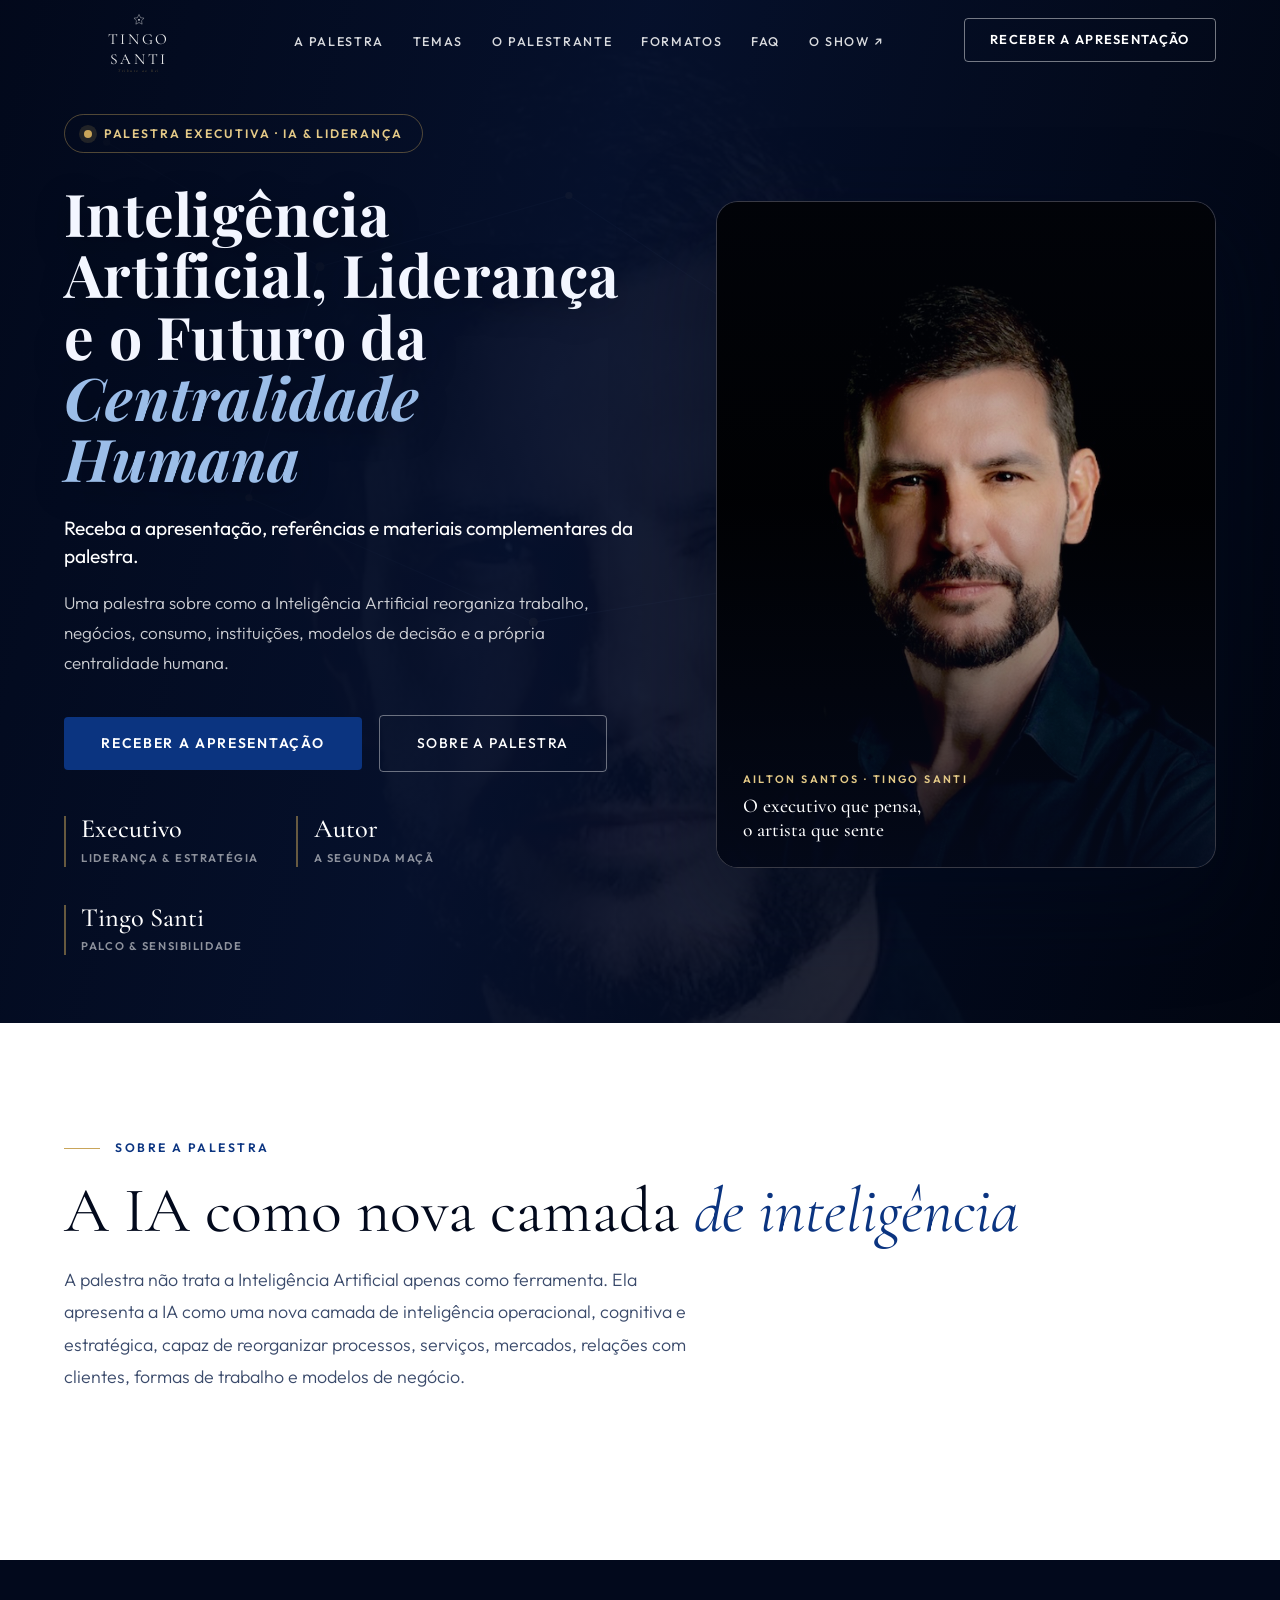
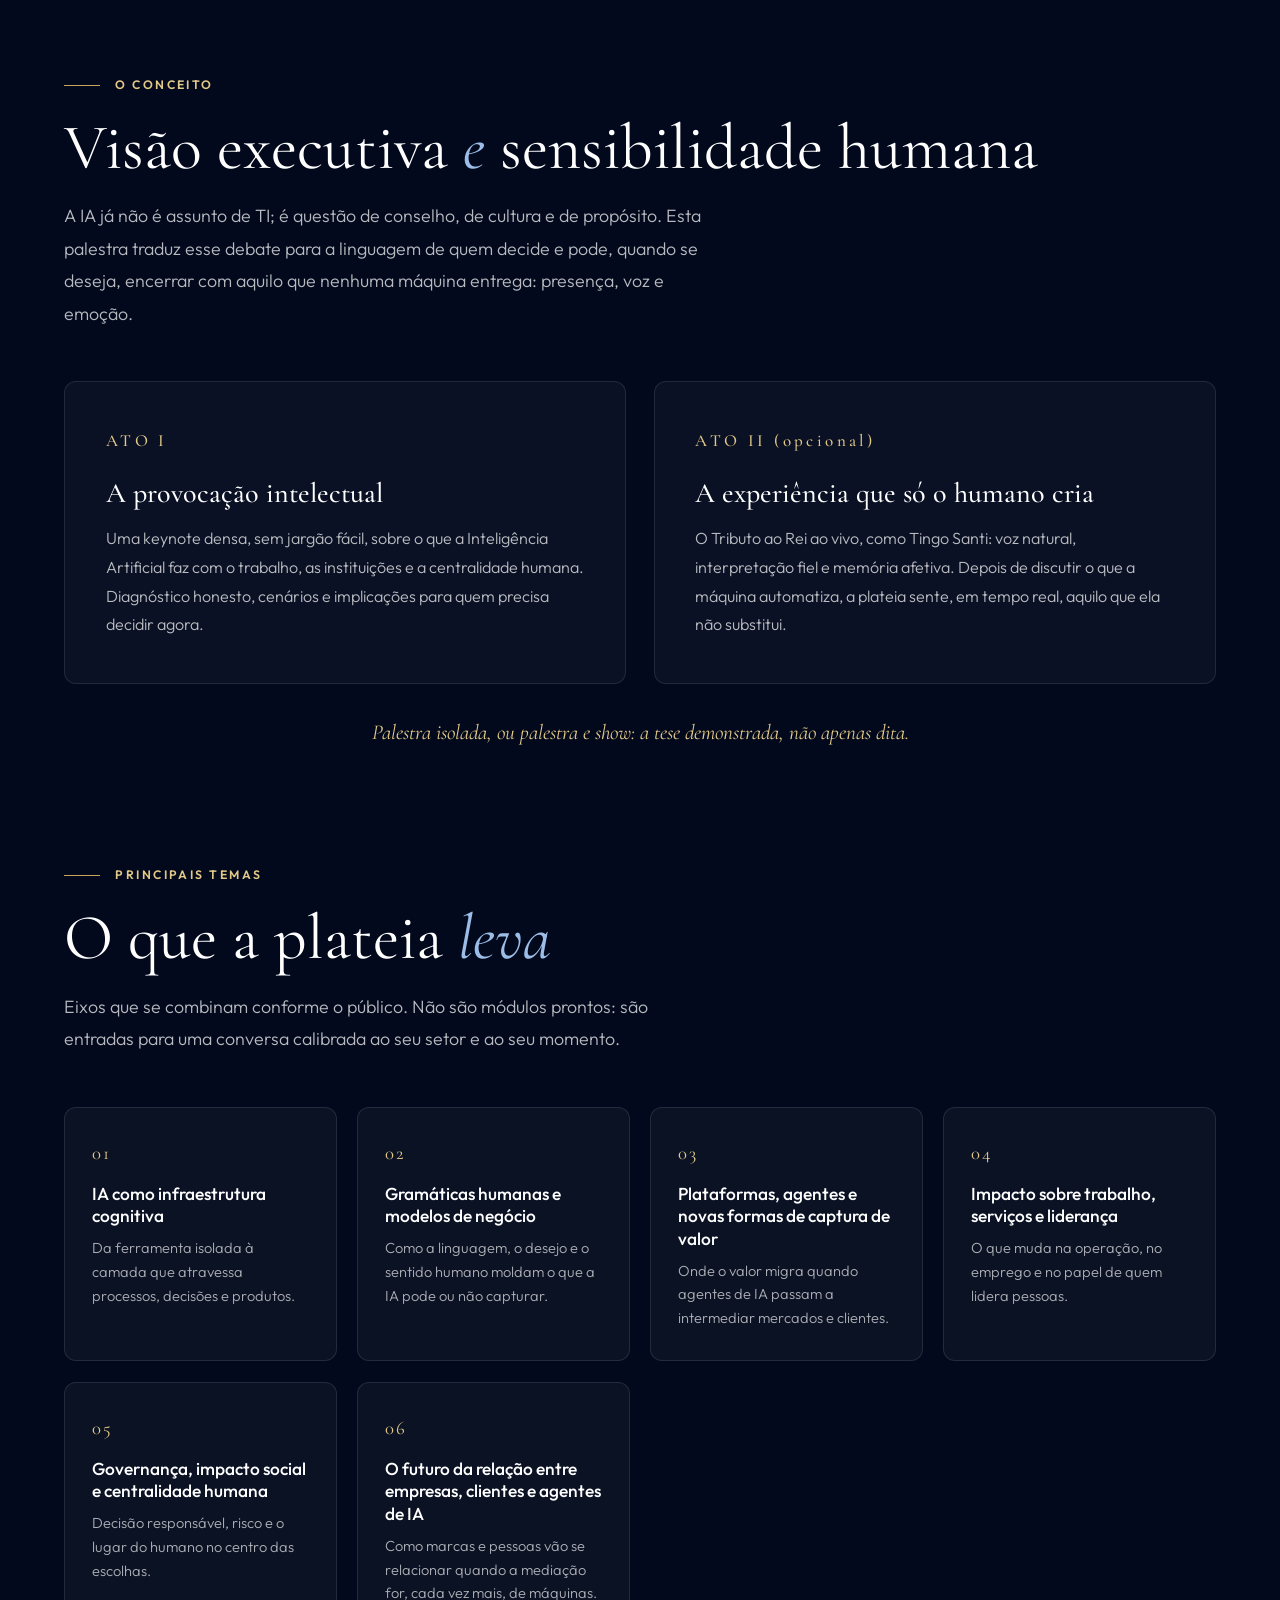
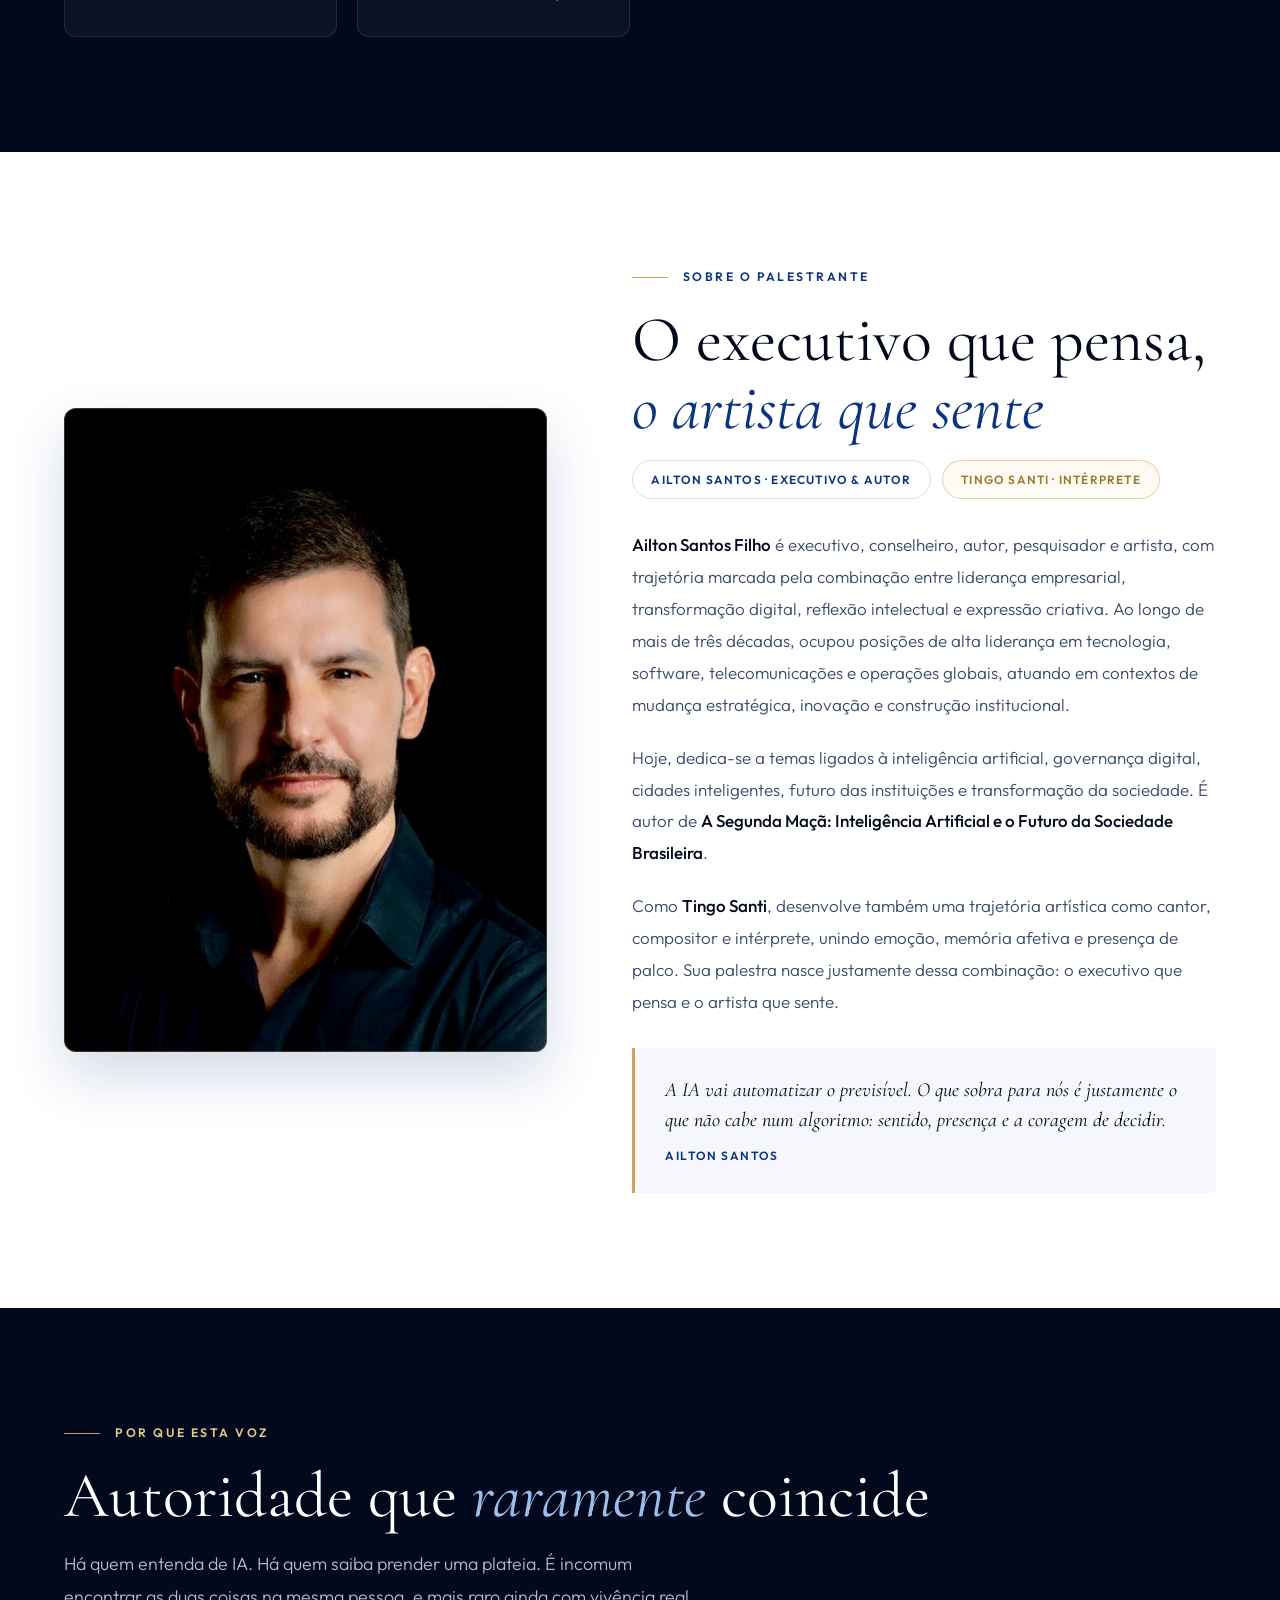
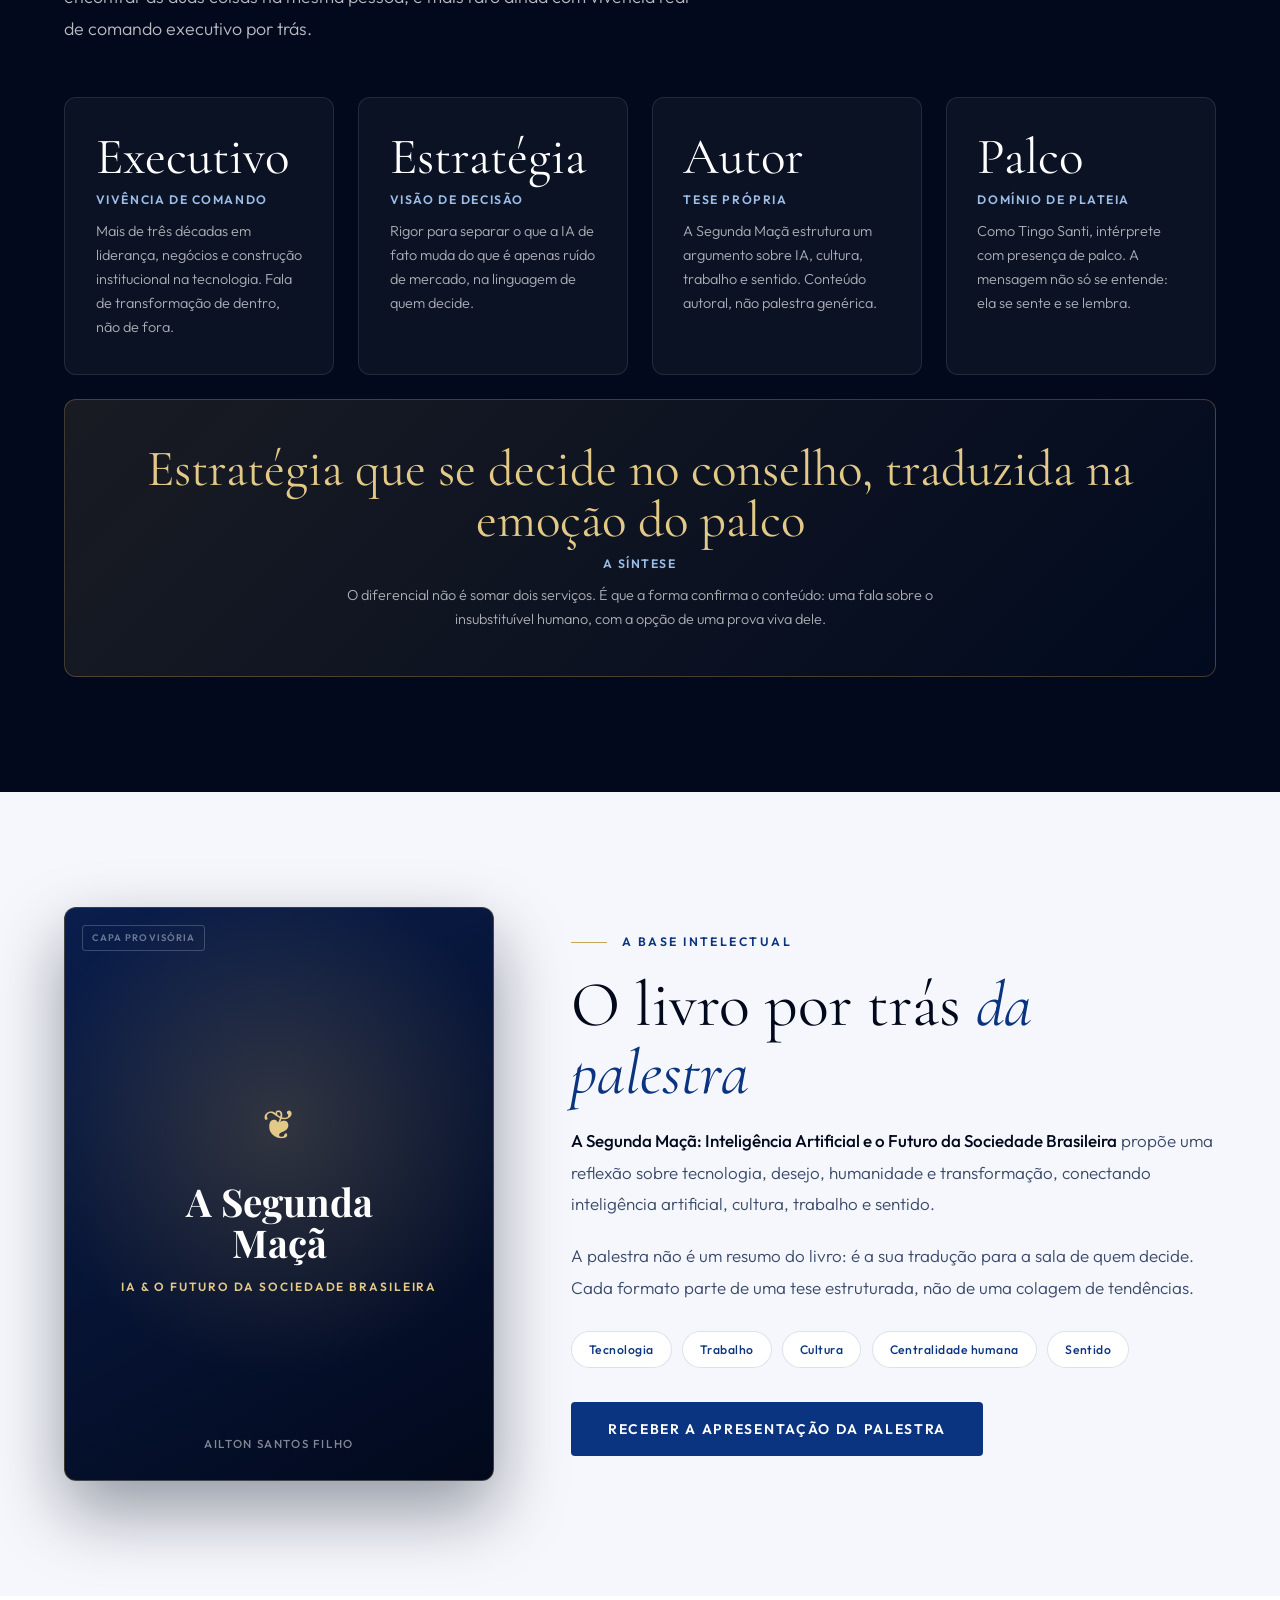
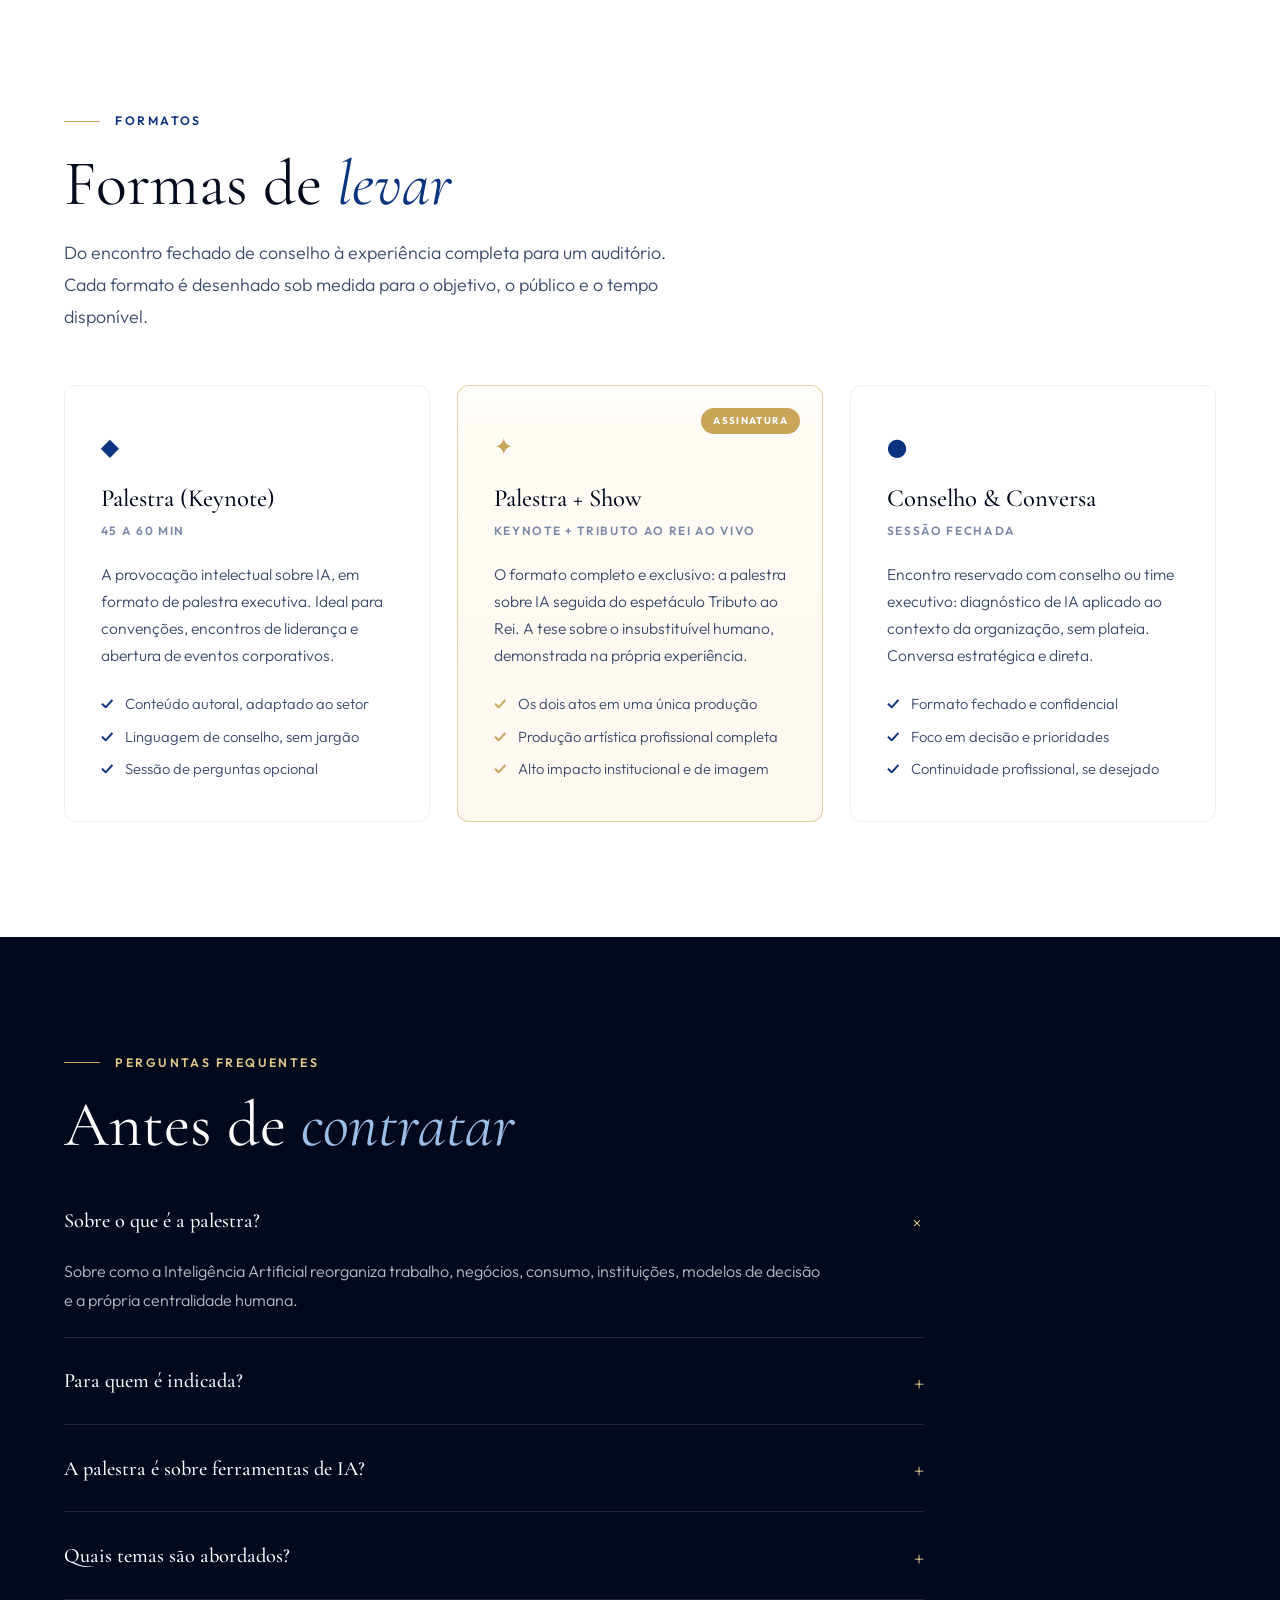
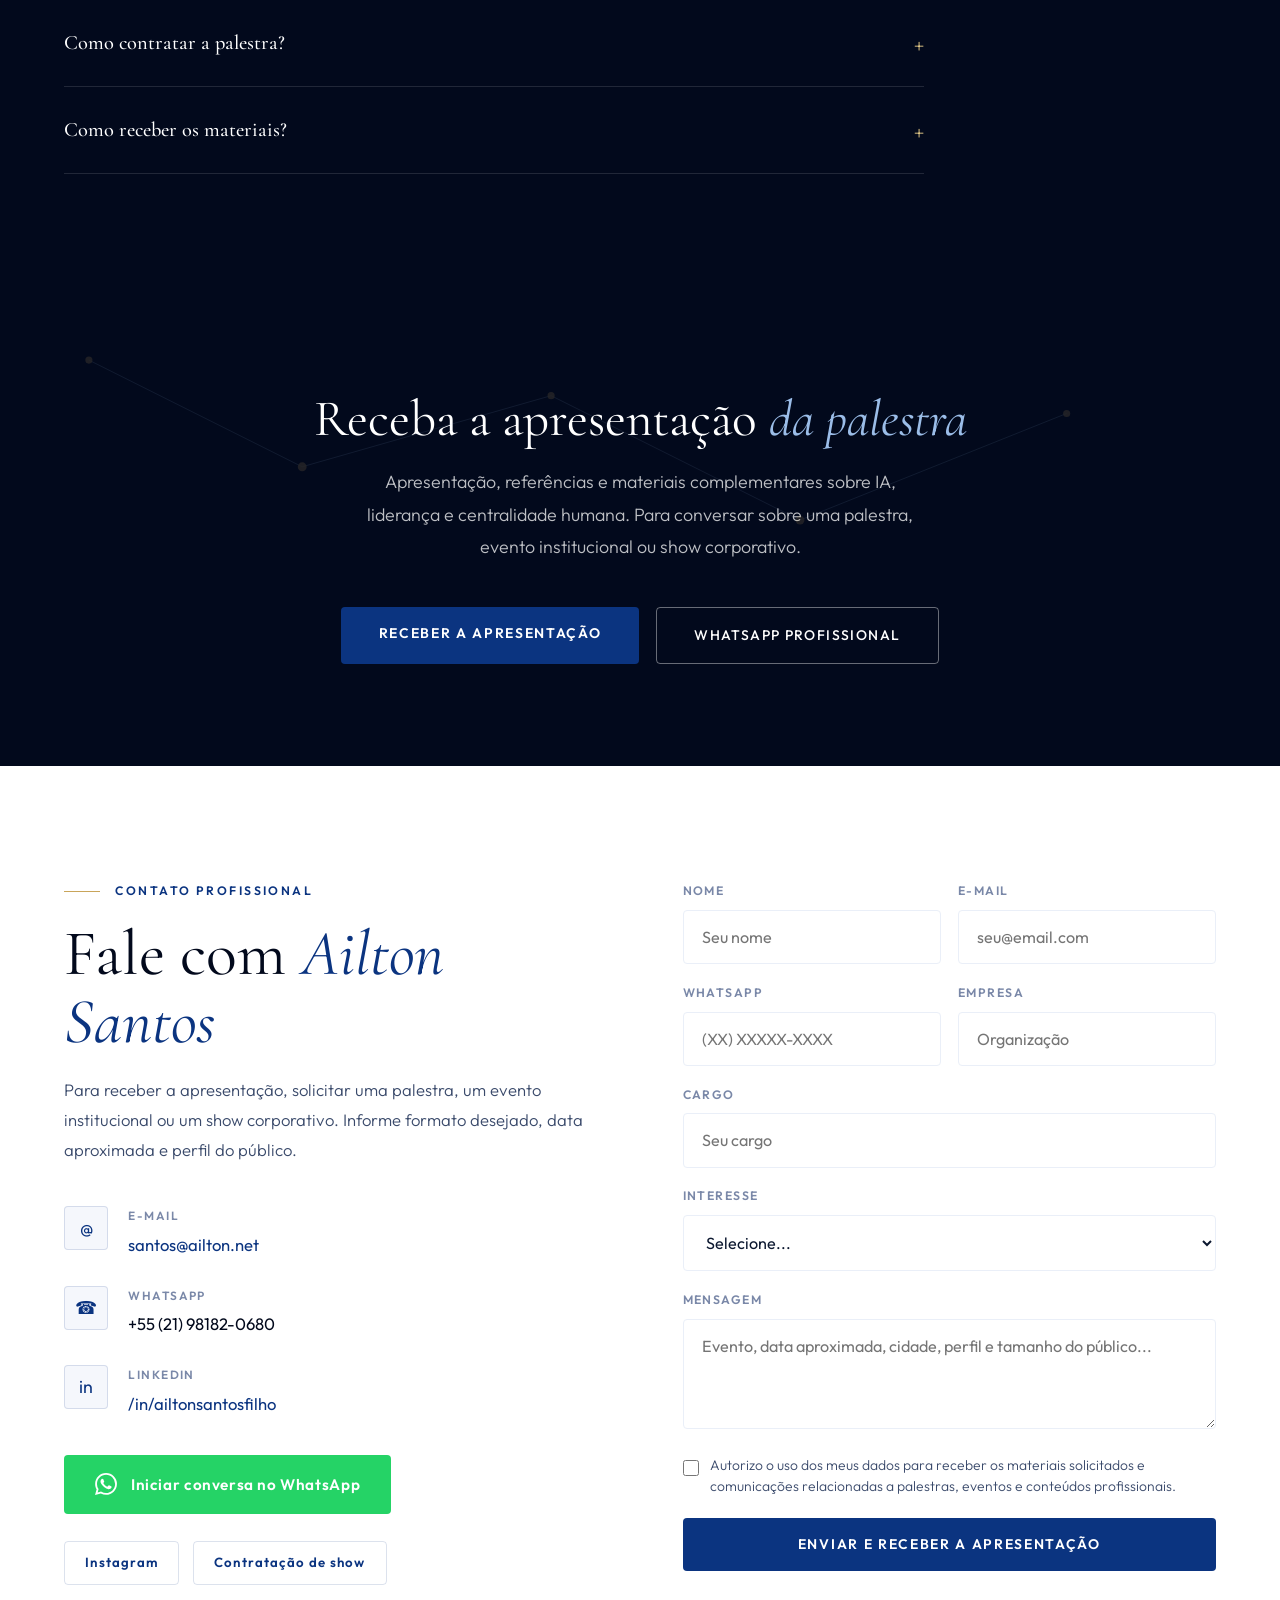
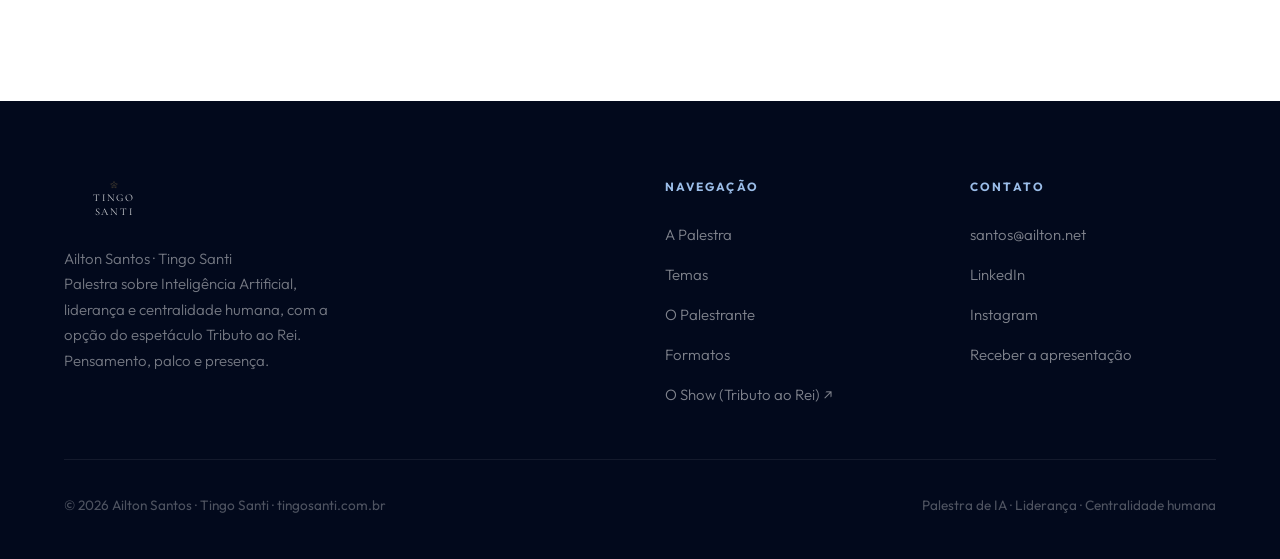
<file: ia.html>
<!DOCTYPE html>
<html lang="pt-BR">
<head>
<meta charset="UTF-8">
<meta name="viewport" content="width=device-width, initial-scale=1.0">
<title>Palestra sobre Inteligência Artificial, Liderança e Centralidade Humana | Ailton Santos / Tingo Santi</title>
<meta name="description" content="Receba a apresentação da palestra sobre Inteligência Artificial, liderança, modelos de negócio, trabalho, plataformas, governança e centralidade humana.">
<link rel="canonical" href="https://tingosanti.com.br/ia">
<meta name="robots" content="index, follow">

<meta property="og:type" content="website">
<meta property="og:title" content="Inteligência Artificial, Liderança e o Futuro da Centralidade Humana">
<meta property="og:description" content="Palestra de Ailton Santos (Tingo Santi) sobre IA, liderança e centralidade humana. Receba a apresentação e os materiais complementares.">
<meta property="og:image" content="https://tingosanti.com.br/img/sobre_artista_close.jpg">
<meta property="og:url" content="https://tingosanti.com.br/ia">
<meta name="twitter:card" content="summary_large_image">

<!-- Google Analytics (mesma propriedade do site, carga única) -->
<script async src="https://www.googletagmanager.com/gtag/js?id=G-9T397607Z9"></script>
<script>
  window.dataLayer = window.dataLayer || [];
  function gtag(){dataLayer.push(arguments);}
  gtag('js', new Date());
  gtag('config', 'G-9T397607Z9');
  window._gtag = gtag;
</script>

<link rel="preconnect" href="https://fonts.googleapis.com">
<link href="https://fonts.googleapis.com/css2?family=Cormorant+Garamond:ital,wght@0,300;0,400;0,500;1,300;1,400;1,500&family=Outfit:wght@300;400;500;600&family=Playfair+Display:wght@700&display=swap" rel="stylesheet">

<style id="crit">
/* CSS crítico anti-flash: header e hero já pintam estilizados antes do site.css */
:root{--navy:#02091c;--w:#fff;--blue:#0b3480;--bl:#2e6dd4;--bx:#9bbde8;--gold:#c9a55a;--goldl:#e3c987;--bb:rgba(11,52,128,.14);--r:4px;--nh:80px;--max:1280px;--serif:'Cormorant Garamond',Georgia,serif;--sans:'Outfit',system-ui,sans-serif}
*,*::before,*::after{box-sizing:border-box;margin:0;padding:0}
body{font-family:var(--sans);background:var(--navy);color:#0c1830}
#nav{position:fixed;top:0;left:0;right:0;height:var(--nh);display:flex;align-items:center;justify-content:space-between;padding:0 5vw;z-index:200;background:transparent}
#nav .nl{display:flex;gap:1.7rem;list-style:none}
#nav .nl a{font-size:.74rem;color:rgba(255,255,255,.85);text-transform:uppercase;letter-spacing:.13em;font-weight:500}
.nc{padding:.6rem 1.5rem;border:1px solid rgba(255,255,255,.45);border-radius:var(--r);color:#fff;font-size:.76rem;text-transform:uppercase}
.ham{display:none}#mm{display:none}#logoD{display:none}
.ia-hero{position:relative;width:100vw;min-height:100vh;overflow:hidden;display:flex;align-items:center;background:var(--navy);padding:calc(var(--nh) + 2rem) 0 4rem}
.ia-hbg,.ia-hbg-img,.ia-hbg-grad,.ia-hbg-net{position:absolute;inset:0}
.ia-hbg-img{background:#02091c}
.ia-hc{position:relative;z-index:3;max-width:var(--max);width:100%;margin:0 auto;padding:0 5vw}
.ia-hg{display:grid;grid-template-columns:minmax(0,1.05fr) minmax(340px,500px);gap:4rem;align-items:center}
@media(max-width:1024px){.ia-hg{grid-template-columns:1fr}}
@media(max-width:768px){#nav .nl,.nc{display:none}.ham{display:flex;flex-direction:column;gap:5px;background:none;border:none;padding:4px}}
</style>
<link rel="stylesheet" href="/site.css">

<!-- ===================== DADOS ESTRUTURADOS (GEO/SEO) ===================== -->
<script type="application/ld+json">
{
  "@context": "https://schema.org",
  "@graph": [
    {
      "@type": "Person",
      "@id": "https://tingosanti.com.br/#ailton",
      "name": "Ailton Santos Filho",
      "alternateName": "Tingo Santi",
      "jobTitle": "Executivo, conselheiro, autor, pesquisador e artista",
      "description": "Executivo, conselheiro, autor, pesquisador e artista. Palestrante sobre Inteligência Artificial, liderança e centralidade humana. Como Tingo Santi, desenvolve também uma trajetória artística como cantor, compositor e intérprete.",
      "knowsAbout": ["Inteligência Artificial", "Liderança", "Governança digital", "Cidades inteligentes", "Futuro das instituições", "Transformação digital", "Centralidade humana"],
      "author": {
        "@type": "Book",
        "name": "A Segunda Maçã: Inteligência Artificial e o Futuro da Sociedade Brasileira"
      },
      "sameAs": [
        "https://www.linkedin.com/in/ailtonsantosfilho",
        "https://instagram.com/tingosanti",
        "https://open.spotify.com/artist/1XfDGJ4C2wEsrAbWbVaZ4b"
      ]
    },
    {
      "@type": "WebSite",
      "@id": "https://tingosanti.com.br/#website",
      "url": "https://tingosanti.com.br/",
      "name": "Tingo Santi · Ailton Santos",
      "inLanguage": "pt-BR"
    },
    {
      "@type": "WebPage",
      "@id": "https://tingosanti.com.br/ia",
      "url": "https://tingosanti.com.br/ia",
      "name": "Palestra sobre Inteligência Artificial, Liderança e Centralidade Humana",
      "isPartOf": {"@id": "https://tingosanti.com.br/#website"},
      "about": {"@id": "https://tingosanti.com.br/#ailton"},
      "inLanguage": "pt-BR"
    },
    {
      "@type": "Service",
      "serviceType": "Palestra corporativa sobre Inteligência Artificial",
      "provider": {"@id": "https://tingosanti.com.br/#ailton"},
      "areaServed": "BR",
      "audience": {"@type": "BusinessAudience", "audienceType": "Executivos, conselhos e lideranças"},
      "name": "Palestra: Inteligência Artificial, Liderança e o Futuro da Centralidade Humana"
    },
    {
      "@type": "BreadcrumbList",
      "itemListElement": [
        {"@type": "ListItem", "position": 1, "name": "Início", "item": "https://tingosanti.com.br/"},
        {"@type": "ListItem", "position": 2, "name": "Palestra de IA", "item": "https://tingosanti.com.br/ia"}
      ]
    },
    {
      "@type": "FAQPage",
      "mainEntity": [
        {"@type": "Question", "name": "Sobre o que é a palestra?", "acceptedAnswer": {"@type": "Answer", "text": "Sobre como a Inteligência Artificial reorganiza trabalho, negócios, consumo, instituições, modelos de decisão e a própria centralidade humana."}},
        {"@type": "Question", "name": "Para quem é indicada?", "acceptedAnswer": {"@type": "Answer", "text": "Para executivos, conselhos, lideranças e organizações que precisam decidir sobre IA com visão estratégica, em convenções, encontros de liderança e eventos institucionais."}},
        {"@type": "Question", "name": "A palestra é sobre ferramentas de IA?", "acceptedAnswer": {"@type": "Answer", "text": "Não. A palestra apresenta a IA como uma nova camada de inteligência operacional, cognitiva e estratégica, e não como um tutorial de ferramentas."}},
        {"@type": "Question", "name": "Quais temas são abordados?", "acceptedAnswer": {"@type": "Answer", "text": "IA como infraestrutura cognitiva; gramáticas humanas e modelos de negócio; plataformas e agentes; impacto sobre trabalho, serviços e liderança; governança e centralidade humana; e o futuro da relação entre empresas, clientes e agentes de IA."}},
        {"@type": "Question", "name": "Como contratar a palestra?", "acceptedAnswer": {"@type": "Answer", "text": "Pelo formulário desta página, por e-mail (santos@ailton.net) ou pelo WhatsApp profissional. A palestra pode ser contratada isoladamente ou combinada com o show Tributo ao Rei."}},
        {"@type": "Question", "name": "Como receber os materiais?", "acceptedAnswer": {"@type": "Answer", "text": "Preencha o formulário desta página. Você recebe a apresentação, referências e materiais complementares da palestra."}}
      ]
    }
  ]
}
</script>
</head>
<body class="ia">

<!-- NAV -->
<nav id="nav">
  <a href="#ia-hero" id="navLogo">
    <svg id="logoL" width="150" height="65" viewBox="0 0 500 220" xmlns="http://www.w3.org/2000/svg">
      <g transform="translate(250,40)">
        <polygon points="0,-18 5.26,-7.24 17.09,-5.57 8.54,2.92 10.53,14.78 0,9 -10.53,14.78 -8.54,2.92 -17.09,-5.57 -5.26,-7.24" fill="none" stroke="rgba(255,255,255,.88)" stroke-width="1.4" stroke-linejoin="round"/>
        <circle cx="0" cy="0" r="3" fill="rgba(255,255,255,.9)"/>
      </g>
      <text x="250" y="122" text-anchor="middle" font-family="'Cormorant Garamond',serif" font-size="52" font-weight="400" letter-spacing="9" fill="rgba(255,255,255,.93)">TINGO</text>
      <text x="250" y="188" text-anchor="middle" font-family="'Cormorant Garamond',serif" font-size="52" font-weight="400" letter-spacing="9" fill="rgba(255,255,255,.93)">SANTI</text>
      <text x="250" y="215" text-anchor="middle" font-family="'Cormorant Garamond',serif" font-size="13" font-weight="300" font-style="italic" letter-spacing="5" fill="rgba(201,165,90,.75)">Tributo ao Rei</text>
    </svg>
    <svg id="logoD" width="150" height="65" viewBox="0 0 500 220" xmlns="http://www.w3.org/2000/svg" style="display:none">
      <g transform="translate(250,40)">
        <polygon points="0,-18 5.26,-7.24 17.09,-5.57 8.54,2.92 10.53,14.78 0,9 -10.53,14.78 -8.54,2.92 -17.09,-5.57 -5.26,-7.24" fill="none" stroke="#0b3480" stroke-width="1.4" stroke-linejoin="round"/>
        <circle cx="0" cy="0" r="3" fill="#0b3480"/>
      </g>
      <text x="250" y="122" text-anchor="middle" font-family="'Cormorant Garamond',serif" font-size="52" font-weight="400" letter-spacing="9" fill="#02091c">TINGO</text>
      <text x="250" y="188" text-anchor="middle" font-family="'Cormorant Garamond',serif" font-size="52" font-weight="400" letter-spacing="9" fill="#02091c">SANTI</text>
      <text x="250" y="215" text-anchor="middle" font-family="'Cormorant Garamond',serif" font-size="13" font-weight="300" font-style="italic" letter-spacing="5" fill="rgba(11,52,128,.6)">Tributo ao Rei</text>
    </svg>
  </a>
  <ul class="nl">
    <li><a href="#sobre-palestra">A Palestra</a></li>
    <li><a href="#temas">Temas</a></li>
    <li><a href="#palestrante">O Palestrante</a></li>
    <li><a href="#formatos">Formatos</a></li>
    <li><a href="#faq">FAQ</a></li>
    <li><a href="/">O Show ↗</a></li>
  </ul>
  <a href="#ia-contato" class="nc">Receber a apresentação</a>
  <button class="ham" id="ham" aria-label="Abrir menu"><span></span><span></span><span></span></button>
</nav>
<div id="mm">
  <a href="#sobre-palestra" onclick="cm()">A Palestra</a>
  <a href="#temas" onclick="cm()">Temas</a>
  <a href="#palestrante" onclick="cm()">O Palestrante</a>
  <a href="#formatos" onclick="cm()">Formatos</a>
  <a href="#livro" onclick="cm()">O Livro</a>
  <a href="#faq" onclick="cm()">FAQ</a>
  <a href="/" onclick="cm()">O Show (Tributo ao Rei)</a>
  <a href="#ia-contato" onclick="cm()">Receber a apresentação</a>
</div>

<!-- HERO -->
<header class="ia-hero" id="ia-hero">
  <div class="ia-hbg">
    <div class="ia-hbg-img"></div>
    <svg class="ia-hbg-net" viewBox="0 0 1440 900" preserveAspectRatio="xMidYMid slice" xmlns="http://www.w3.org/2000/svg" aria-hidden="true">
      <g stroke="rgba(155,189,232,.5)" stroke-width="1" fill="none">
        <line x1="120" y1="160" x2="360" y2="300"/><line x1="360" y1="300" x2="280" y2="560"/>
        <line x1="360" y1="300" x2="640" y2="220"/><line x1="640" y1="220" x2="880" y2="380"/>
        <line x1="880" y1="380" x2="1180" y2="260"/><line x1="880" y1="380" x2="980" y2="640"/>
        <line x1="280" y1="560" x2="600" y2="700"/><line x1="600" y1="700" x2="980" y2="640"/>
        <line x1="1180" y1="260" x2="1320" y2="500"/>
      </g>
      <g fill="rgba(201,165,90,.85)">
        <circle cx="120" cy="160" r="4"/><circle cx="360" cy="300" r="5"/><circle cx="640" cy="220" r="4"/>
        <circle cx="880" cy="380" r="5"/><circle cx="1180" cy="260" r="4"/><circle cx="280" cy="560" r="4"/>
        <circle cx="600" cy="700" r="5"/><circle cx="980" cy="640" r="4"/><circle cx="1320" cy="500" r="4"/>
      </g>
    </svg>
    <div class="ia-hbg-grad"></div>
  </div>
  <div class="ia-hc">
    <div class="ia-hg">
      <div class="ia-hcopy">
        <div class="ia-hk">Palestra executiva · IA &amp; Liderança</div>
        <h1 class="ia-hname">Inteligência Artificial, Liderança e o Futuro da <em>Centralidade Humana</em></h1>
        <p class="ia-hsub">Receba a apresentação, referências e materiais complementares da palestra.</p>
        <p class="ia-htag">Uma palestra sobre como a Inteligência Artificial reorganiza trabalho, negócios, consumo, instituições, modelos de decisão e a própria centralidade humana.</p>
        <div class="ia-hcta">
          <a href="#ia-contato" class="bp" onclick="trackCTA('hero_apresentacao')">Receber a apresentação</a>
          <a href="#sobre-palestra" class="ia-bout-l">Sobre a palestra</a>
        </div>
        <div class="ia-hmeta-row">
          <div class="ia-hmeta-it"><div class="ia-hmeta-k">Executivo</div><div class="ia-hmeta-l">Liderança &amp; estratégia</div></div>
          <div class="ia-hmeta-it"><div class="ia-hmeta-k">Autor</div><div class="ia-hmeta-l">A Segunda Maçã</div></div>
          <div class="ia-hmeta-it"><div class="ia-hmeta-k">Tingo Santi</div><div class="ia-hmeta-l">Palco &amp; sensibilidade</div></div>
        </div>
      </div>
      <div class="ia-hcard">
        <div class="ia-hcard-img"></div>
        <div class="ia-hcard-cap">
          <div class="ia-hcard-cap-l">Ailton Santos · Tingo Santi</div>
          <div class="ia-hcard-cap-t">O executivo que pensa,<br>o artista que sente</div>
        </div>
      </div>
    </div>
  </div>
</header>

<!-- SOBRE A PALESTRA -->
<section id="sobre-palestra" class="sec">
  <div class="con">
    <div class="ey"><div class="eyl"></div><span class="eys">Sobre a palestra</span></div>
    <h2 class="sh">A IA como nova camada <em>de inteligência</em></h2>
    <p class="sl">A palestra não trata a Inteligência Artificial apenas como ferramenta. Ela apresenta a IA como uma nova camada de inteligência operacional, cognitiva e estratégica, capaz de reorganizar processos, serviços, mercados, relações com clientes, formas de trabalho e modelos de negócio.</p>
  </div>
</section>

<!-- DOIS ATOS -->
<section id="conceito" class="sec sec-navy">
  <div class="con">
    <div class="ey"><div class="eyl"></div><span class="eys">O Conceito</span></div>
    <h2 class="sh">Visão executiva <em>e</em> sensibilidade humana</h2>
    <p class="sl">A IA já não é assunto de TI; é questão de conselho, de cultura e de propósito. Esta palestra traduz esse debate para a linguagem de quem decide e pode, quando se deseja, encerrar com aquilo que nenhuma máquina entrega: presença, voz e emoção.</p>
    <div class="ia-duo">
      <div class="ia-duo-card">
        <div class="ia-duo-num">ATO I</div>
        <div class="ia-duo-t">A provocação intelectual</div>
        <div class="ia-duo-d">Uma keynote densa, sem jargão fácil, sobre o que a Inteligência Artificial faz com o trabalho, as instituições e a centralidade humana. Diagnóstico honesto, cenários e implicações para quem precisa decidir agora.</div>
      </div>
      <div class="ia-duo-card">
        <div class="ia-duo-num">ATO II (opcional)</div>
        <div class="ia-duo-t">A experiência que só o humano cria</div>
        <div class="ia-duo-d">O Tributo ao Rei ao vivo, como Tingo Santi: voz natural, interpretação fiel e memória afetiva. Depois de discutir o que a máquina automatiza, a plateia sente, em tempo real, aquilo que ela não substitui.</div>
      </div>
    </div>
    <p class="ia-duo-plus">Palestra isolada, ou palestra e show: a tese demonstrada, não apenas dita.</p>
  </div>
</section>

<!-- PRINCIPAIS TEMAS -->
<section id="temas" class="sec sec-navy" style="padding-top:0">
  <div class="con">
    <div class="ey"><div class="eyl"></div><span class="eys">Principais temas</span></div>
    <h2 class="sh">O que a plateia <em>leva</em></h2>
    <p class="sl">Eixos que se combinam conforme o público. Não são módulos prontos: são entradas para uma conversa calibrada ao seu setor e ao seu momento.</p>
    <div class="ia-temas">
      <div class="ia-tema"><div class="ia-tema-n">01</div><div class="ia-tema-t">IA como infraestrutura cognitiva</div><div class="ia-tema-d">Da ferramenta isolada à camada que atravessa processos, decisões e produtos.</div></div>
      <div class="ia-tema"><div class="ia-tema-n">02</div><div class="ia-tema-t">Gramáticas humanas e modelos de negócio</div><div class="ia-tema-d">Como a linguagem, o desejo e o sentido humano moldam o que a IA pode ou não capturar.</div></div>
      <div class="ia-tema"><div class="ia-tema-n">03</div><div class="ia-tema-t">Plataformas, agentes e novas formas de captura de valor</div><div class="ia-tema-d">Onde o valor migra quando agentes de IA passam a intermediar mercados e clientes.</div></div>
      <div class="ia-tema"><div class="ia-tema-n">04</div><div class="ia-tema-t">Impacto sobre trabalho, serviços e liderança</div><div class="ia-tema-d">O que muda na operação, no emprego e no papel de quem lidera pessoas.</div></div>
      <div class="ia-tema"><div class="ia-tema-n">05</div><div class="ia-tema-t">Governança, impacto social e centralidade humana</div><div class="ia-tema-d">Decisão responsável, risco e o lugar do humano no centro das escolhas.</div></div>
      <div class="ia-tema"><div class="ia-tema-n">06</div><div class="ia-tema-t">O futuro da relação entre empresas, clientes e agentes de IA</div><div class="ia-tema-d">Como marcas e pessoas vão se relacionar quando a mediação for, cada vez mais, de máquinas.</div></div>
    </div>
  </div>
</section>

<!-- O PALESTRANTE -->
<section id="palestrante" class="sec">
  <div class="con">
    <div class="ia-bridge">
      <div class="ia-bridge-photo" role="img" aria-label="Ailton Santos, também conhecido como Tingo Santi"></div>
      <div>
        <div class="ey"><div class="eyl"></div><span class="eys">Sobre o palestrante</span></div>
        <h2 class="sh">O executivo que pensa, <em>o artista que sente</em></h2>
        <div class="ia-tabs">
          <span class="ia-tab">Ailton Santos · Executivo &amp; Autor</span>
          <span class="ia-tab gold">Tingo Santi · Intérprete</span>
        </div>
        <div class="ia-prose">
          <p><strong>Ailton Santos Filho</strong> é executivo, conselheiro, autor, pesquisador e artista, com trajetória marcada pela combinação entre liderança empresarial, transformação digital, reflexão intelectual e expressão criativa. Ao longo de mais de três décadas, ocupou posições de alta liderança em tecnologia, software, telecomunicações e operações globais, atuando em contextos de mudança estratégica, inovação e construção institucional.</p>
          <p>Hoje, dedica-se a temas ligados à inteligência artificial, governança digital, cidades inteligentes, futuro das instituições e transformação da sociedade. É autor de <strong>A Segunda Maçã: Inteligência Artificial e o Futuro da Sociedade Brasileira</strong>.</p>
          <p>Como <strong>Tingo Santi</strong>, desenvolve também uma trajetória artística como cantor, compositor e intérprete, unindo emoção, memória afetiva e presença de palco. Sua palestra nasce justamente dessa combinação: o executivo que pensa e o artista que sente.</p>
        </div>
        <div class="ia-quote">
          <div class="ia-quote-t">A IA vai automatizar o previsível. O que sobra para nós é justamente o que não cabe num algoritmo: sentido, presença e a coragem de decidir.</div>
          <div class="ia-quote-a">Ailton Santos</div>
        </div>
      </div>
    </div>
  </div>
</section>

<!-- PILARES -->
<section class="sec sec-navy">
  <div class="con">
    <div class="ey"><div class="eyl"></div><span class="eys">Por que esta voz</span></div>
    <h2 class="sh">Autoridade que <em>raramente</em> coincide</h2>
    <p class="sl">Há quem entenda de IA. Há quem saiba prender uma plateia. É incomum encontrar as duas coisas na mesma pessoa, e mais raro ainda com vivência real de comando executivo por trás.</p>
    <div class="ia-pil">
      <div class="ia-pilc"><div class="ia-piln">Executivo</div><div class="ia-pill">Vivência de comando</div><div class="ia-pild">Mais de três décadas em liderança, negócios e construção institucional na tecnologia. Fala de transformação de dentro, não de fora.</div></div>
      <div class="ia-pilc"><div class="ia-piln">Estratégia</div><div class="ia-pill">Visão de decisão</div><div class="ia-pild">Rigor para separar o que a IA de fato muda do que é apenas ruído de mercado, na linguagem de quem decide.</div></div>
      <div class="ia-pilc"><div class="ia-piln">Autor</div><div class="ia-pill">Tese própria</div><div class="ia-pild">A Segunda Maçã estrutura um argumento sobre IA, cultura, trabalho e sentido. Conteúdo autoral, não palestra genérica.</div></div>
      <div class="ia-pilc"><div class="ia-piln">Palco</div><div class="ia-pill">Domínio de plateia</div><div class="ia-pild">Como Tingo Santi, intérprete com presença de palco. A mensagem não só se entende: ela se sente e se lembra.</div></div>
      <div class="ia-pilc wide"><div class="ia-piln">Estratégia que se decide no conselho, traduzida na emoção do palco</div><div class="ia-pill">A síntese</div><div class="ia-pild" style="max-width:620px;margin:0 auto">O diferencial não é somar dois serviços. É que a forma confirma o conteúdo: uma fala sobre o insubstituível humano, com a opção de uma prova viva dele.</div></div>
    </div>
  </div>
</section>

<!-- LIVRO -->
<section id="livro" class="sec sec-off">
  <div class="con">
    <div class="ia-livro">
      <div class="ia-livro-cap">
        <div class="ia-livro-ph">Capa provisória</div>
        <div class="ia-livro-mark">❦</div>
        <div class="ia-livro-t">A Segunda<br>Maçã</div>
        <div class="ia-livro-s">IA &amp; o Futuro da Sociedade Brasileira</div>
        <div class="ia-livro-a">Ailton Santos Filho</div>
      </div>
      <div>
        <div class="ey"><div class="eyl"></div><span class="eys">A base intelectual</span></div>
        <h2 class="sh">O livro por trás <em>da palestra</em></h2>
        <div class="ia-livro-prose">
          <p><strong>A Segunda Maçã: Inteligência Artificial e o Futuro da Sociedade Brasileira</strong> propõe uma reflexão sobre tecnologia, desejo, humanidade e transformação, conectando inteligência artificial, cultura, trabalho e sentido.</p>
          <p>A palestra não é um resumo do livro: é a sua tradução para a sala de quem decide. Cada formato parte de uma tese estruturada, não de uma colagem de tendências.</p>
        </div>
        <div class="ia-tags">
          <span class="ia-tag">Tecnologia</span>
          <span class="ia-tag">Trabalho</span>
          <span class="ia-tag">Cultura</span>
          <span class="ia-tag">Centralidade humana</span>
          <span class="ia-tag">Sentido</span>
        </div>
        <a href="#ia-contato" class="bp" onclick="trackCTA('livro_apresentacao')">Receber a apresentação da palestra</a>
      </div>
    </div>
  </div>
</section>

<!-- FORMATOS -->
<section id="formatos" class="sec">
  <div class="con">
    <div class="ey"><div class="eyl"></div><span class="eys">Formatos</span></div>
    <h2 class="sh">Formas de <em>levar</em></h2>
    <p class="sl">Do encontro fechado de conselho à experiência completa para um auditório. Cada formato é desenhado sob medida para o objetivo, o público e o tempo disponível.</p>
    <div class="ia-fmt">
      <div class="ia-fmtc">
        <div class="ia-fmt-ico">◆</div>
        <div class="ia-fmt-t">Palestra (Keynote)</div>
        <div class="ia-fmt-dur">45 a 60 min</div>
        <div class="ia-fmt-d">A provocação intelectual sobre IA, em formato de palestra executiva. Ideal para convenções, encontros de liderança e abertura de eventos corporativos.</div>
        <ul class="ia-fmt-list">
          <li>Conteúdo autoral, adaptado ao setor</li>
          <li>Linguagem de conselho, sem jargão</li>
          <li>Sessão de perguntas opcional</li>
        </ul>
      </div>
      <div class="ia-fmtc feat">
        <div class="ia-fmt-badge">Assinatura</div>
        <div class="ia-fmt-ico">✦</div>
        <div class="ia-fmt-t">Palestra + Show</div>
        <div class="ia-fmt-dur">Keynote + Tributo ao Rei ao vivo</div>
        <div class="ia-fmt-d">O formato completo e exclusivo: a palestra sobre IA seguida do espetáculo Tributo ao Rei. A tese sobre o insubstituível humano, demonstrada na própria experiência.</div>
        <ul class="ia-fmt-list">
          <li>Os dois atos em uma única produção</li>
          <li>Produção artística profissional completa</li>
          <li>Alto impacto institucional e de imagem</li>
        </ul>
      </div>
      <div class="ia-fmtc">
        <div class="ia-fmt-ico">●</div>
        <div class="ia-fmt-t">Conselho &amp; Conversa</div>
        <div class="ia-fmt-dur">Sessão fechada</div>
        <div class="ia-fmt-d">Encontro reservado com conselho ou time executivo: diagnóstico de IA aplicado ao contexto da organização, sem plateia. Conversa estratégica e direta.</div>
        <ul class="ia-fmt-list">
          <li>Formato fechado e confidencial</li>
          <li>Foco em decisão e prioridades</li>
          <li>Continuidade profissional, se desejado</li>
        </ul>
      </div>
    </div>
  </div>
</section>

<!-- FAQ -->
<section id="faq" class="sec sec-navy">
  <div class="con">
    <div class="ey"><div class="eyl"></div><span class="eys">Perguntas frequentes</span></div>
    <h2 class="sh">Antes de <em>contratar</em></h2>
    <div class="ia-faq">
      <details open><summary>Sobre o que é a palestra?</summary><div class="ia-faq-a">Sobre como a Inteligência Artificial reorganiza trabalho, negócios, consumo, instituições, modelos de decisão e a própria centralidade humana.</div></details>
      <details><summary>Para quem é indicada?</summary><div class="ia-faq-a">Para executivos, conselhos, lideranças e organizações que precisam decidir sobre IA com visão estratégica, em convenções, encontros de liderança e eventos institucionais.</div></details>
      <details><summary>A palestra é sobre ferramentas de IA?</summary><div class="ia-faq-a">Não. A palestra apresenta a IA como uma nova camada de inteligência operacional, cognitiva e estratégica, e não como um tutorial de ferramentas.</div></details>
      <details><summary>Quais temas são abordados?</summary><div class="ia-faq-a">IA como infraestrutura cognitiva; gramáticas humanas e modelos de negócio; plataformas e agentes; impacto sobre trabalho, serviços e liderança; governança e centralidade humana; e o futuro da relação entre empresas, clientes e agentes de IA.</div></details>
      <details><summary>Como contratar a palestra?</summary><div class="ia-faq-a">Pelo formulário desta página, por e-mail (santos@ailton.net) ou pelo WhatsApp profissional. A palestra pode ser contratada isoladamente ou combinada com o show Tributo ao Rei.</div></details>
      <details><summary>Como receber os materiais?</summary><div class="ia-faq-a">Preencha o formulário desta página. Você recebe a apresentação, referências e materiais complementares da palestra.</div></details>
    </div>
  </div>
</section>

<!-- CTA BAND -->
<div class="ia-band">
  <svg class="ia-band-net" viewBox="0 0 1440 400" preserveAspectRatio="xMidYMid slice" xmlns="http://www.w3.org/2000/svg" aria-hidden="true">
    <g stroke="rgba(155,189,232,.6)" stroke-width="1" fill="none">
      <line x1="100" y1="80" x2="340" y2="200"/><line x1="340" y1="200" x2="620" y2="120"/>
      <line x1="620" y1="120" x2="900" y2="260"/><line x1="900" y1="260" x2="1200" y2="140"/>
    </g>
    <g fill="rgba(201,165,90,.8)"><circle cx="100" cy="80" r="4"/><circle cx="340" cy="200" r="5"/><circle cx="620" cy="120" r="4"/><circle cx="900" cy="260" r="5"/><circle cx="1200" cy="140" r="4"/></g>
  </svg>
  <div class="con">
    <h2 class="ia-bant">Receba a apresentação <em>da palestra</em></h2>
    <p class="ia-bans">Apresentação, referências e materiais complementares sobre IA, liderança e centralidade humana. Para conversar sobre uma palestra, evento institucional ou show corporativo.</p>
    <div class="ia-bana">
      <a href="#ia-contato" class="bp" onclick="trackCTA('band_apresentacao')">Receber a apresentação</a>
      <a href="javascript:void(0)" class="ia-bout-l" onclick="waContact('band')">WhatsApp profissional</a>
    </div>
  </div>
</div>

<!-- CONTATO -->
<section id="ia-contato" class="sec">
  <div class="con">
    <div class="ia-csp">
      <div>
        <div class="ey"><div class="eyl"></div><span class="eys">Contato profissional</span></div>
        <h2 class="sh">Fale com <em>Ailton Santos</em></h2>
        <p style="font-size:.98rem;font-weight:300;color:var(--tm);line-height:1.82;margin-bottom:2.4rem">Para receber a apresentação, solicitar uma palestra, um evento institucional ou um show corporativo. Informe formato desejado, data aproximada e perfil do público.</p>
        <div class="ia-cit"><div class="ia-cic" aria-hidden="true">@</div><div><div class="ia-cil">E-mail</div><div class="ia-civ"><a href="mailto:santos@ailton.net">santos@ailton.net</a></div></div></div>
        <div class="ia-cit"><div class="ia-cic" aria-hidden="true">☎</div><div><div class="ia-cil">WhatsApp</div><div class="ia-civ">+55 (21) 98182-0680</div></div></div>
        <div class="ia-cit"><div class="ia-cic" aria-hidden="true">in</div><div><div class="ia-cil">LinkedIn</div><div class="ia-civ"><a href="https://www.linkedin.com/in/ailtonsantosfilho" target="_blank" rel="noopener" onclick="trackCTA('linkedin')">/in/ailtonsantosfilho</a></div></div></div>
        <a href="javascript:void(0)" class="ia-wa" onclick="waContact('contato')" aria-label="Iniciar conversa no WhatsApp profissional">
          <svg viewBox="0 0 24 24" xmlns="http://www.w3.org/2000/svg" aria-hidden="true"><path d="M17.472 14.382c-.297-.149-1.758-.867-2.03-.967-.273-.099-.471-.148-.67.15-.197.297-.767.966-.94 1.164-.173.199-.347.223-.644.075-.297-.15-1.255-.463-2.39-1.475-.883-.788-1.48-1.761-1.653-2.059-.173-.297-.018-.458.13-.606.134-.133.298-.347.446-.52.149-.174.198-.298.298-.497.099-.198.05-.371-.025-.52-.075-.149-.669-1.612-.916-2.207-.242-.579-.487-.5-.669-.51-.173-.008-.371-.01-.57-.01-.198 0-.52.074-.792.372-.272.297-1.04 1.016-1.04 2.479 0 1.462 1.065 2.875 1.213 3.074.149.198 2.096 3.2 5.077 4.487.709.306 1.262.489 1.694.625.712.227 1.36.195 1.871.118.571-.085 1.758-.719 2.006-1.413.248-.694.248-1.289.173-1.413-.074-.124-.272-.198-.57-.347m-5.421 7.403h-.004a9.87 9.87 0 01-5.031-1.378l-.361-.214-3.741.982.998-3.648-.235-.374a9.86 9.86 0 01-1.51-5.26c.001-5.45 4.436-9.884 9.888-9.884 2.64 0 5.122 1.03 6.988 2.898a9.825 9.825 0 012.893 6.994c-.003 5.45-4.437 9.884-9.885 9.884m8.413-18.297A11.815 11.815 0 0012.05 0C5.495 0 .16 5.335.157 11.892c0 2.096.547 4.142 1.588 5.945L.057 24l6.305-1.654a11.882 11.882 0 005.683 1.448h.005c6.554 0 11.89-5.335 11.893-11.893a11.821 11.821 0 00-3.48-8.413z"/></svg>
          Iniciar conversa no WhatsApp
        </a>
        <div class="ia-social">
          <a href="https://instagram.com/tingosanti" target="_blank" rel="noopener" onclick="trackCTA('instagram')">Instagram</a>
          <a href="/" onclick="trackCTA('ver_show')">Contratação de show</a>
        </div>
      </div>
      <div>
        <form id="iaForm" class="ia-form" novalidate>
          <div class="ia-grid2">
            <div class="ff"><label class="fl" for="f-nome">Nome</label><input id="f-nome" type="text" name="nome" class="fi" placeholder="Seu nome" required></div>
            <div class="ff"><label class="fl" for="f-email">E-mail</label><input id="f-email" type="email" name="email" class="fi" placeholder="seu@email.com" required></div>
          </div>
          <div class="ia-grid2">
            <div class="ff"><label class="fl" for="f-whats">WhatsApp</label><input id="f-whats" type="tel" name="whatsapp" class="fi" placeholder="(XX) XXXXX-XXXX"></div>
            <div class="ff"><label class="fl" for="f-empresa">Empresa</label><input id="f-empresa" type="text" name="empresa" class="fi" placeholder="Organização"></div>
          </div>
          <div class="ff"><label class="fl" for="f-cargo">Cargo</label><input id="f-cargo" type="text" name="cargo" class="fi" placeholder="Seu cargo"></div>
          <div class="ff"><label class="fl" for="f-interesse">Interesse</label>
            <select id="f-interesse" name="interesse" class="fsl">
              <option value="">Selecione...</option>
              <option>Receber apresentação</option>
              <option>Palestra corporativa</option>
              <option>Evento institucional</option>
              <option>Show/evento corporativo</option>
              <option>Conversa profissional</option>
            </select>
          </div>
          <div class="ff"><label class="fl" for="f-msg">Mensagem</label><textarea id="f-msg" name="mensagem" class="ft" placeholder="Evento, data aproximada, cidade, perfil e tamanho do público..."></textarea></div>
          <!-- honeypot anti-spam -->
          <div class="ia-hp" aria-hidden="true"><label>Não preencha<input type="text" name="_gotcha" tabindex="-1" autocomplete="off"></label></div>
          <label class="ia-consent"><input type="checkbox" name="consentimento" id="f-consent" required> Autorizo o uso dos meus dados para receber os materiais solicitados e comunicações relacionadas a palestras, eventos e conteúdos profissionais.</label>
          <button type="submit" class="bp" style="width:100%;padding:1.05rem" onclick="trackCTA('form_submit')">Enviar e receber a apresentação</button>
        </form>
        <div id="iaFormMsg" class="ia-formmsg" role="status" aria-live="polite"></div>
      </div>
    </div>
  </div>
</section>

<!-- FOOTER -->
<footer>
  <div class="fg">
    <div>
      <svg width="100" height="44" viewBox="0 0 500 220" xmlns="http://www.w3.org/2000/svg" aria-label="Tingo Santi">
        <g transform="translate(250,40)">
          <polygon points="0,-18 5.26,-7.24 17.09,-5.57 8.54,2.92 10.53,14.78 0,9 -10.53,14.78 -8.54,2.92 -17.09,-5.57 -5.26,-7.24" fill="none" stroke="rgba(201,165,90,.7)" stroke-width="1.4" stroke-linejoin="round"/>
          <circle cx="0" cy="0" r="3" fill="rgba(201,165,90,.7)"/>
        </g>
        <text x="250" y="122" text-anchor="middle" font-family="'Cormorant Garamond',serif" font-size="52" font-weight="400" letter-spacing="9" fill="rgba(255,255,255,.84)">TINGO</text>
        <text x="250" y="188" text-anchor="middle" font-family="'Cormorant Garamond',serif" font-size="52" font-weight="400" letter-spacing="9" fill="rgba(255,255,255,.84)">SANTI</text>
      </svg>
      <p class="ftag">Ailton Santos · Tingo Santi<br>Palestra sobre Inteligência Artificial, liderança e centralidade humana, com a opção do espetáculo Tributo ao Rei. Pensamento, palco e presença.</p>
    </div>
    <div><div class="fct">Navegação</div><ul class="fl2">
      <li><a href="#sobre-palestra">A Palestra</a></li>
      <li><a href="#temas">Temas</a></li>
      <li><a href="#palestrante">O Palestrante</a></li>
      <li><a href="#formatos">Formatos</a></li>
      <li><a href="/">O Show (Tributo ao Rei) ↗</a></li>
    </ul></div>
    <div><div class="fct">Contato</div><ul class="fl2">
      <li><a href="mailto:santos@ailton.net">santos@ailton.net</a></li>
      <li><a href="https://www.linkedin.com/in/ailtonsantosfilho" target="_blank" rel="noopener">LinkedIn</a></li>
      <li><a href="https://instagram.com/tingosanti" target="_blank" rel="noopener">Instagram</a></li>
      <li><a href="#ia-contato">Receber a apresentação</a></li>
    </ul></div>
  </div>
  <div class="fb">
    <span class="fleg">© 2026 Ailton Santos · Tingo Santi · <a href="/">tingosanti.com.br</a></span>
    <span class="fleg">Palestra de IA · Liderança · Centralidade humana</span>
  </div>
</footer>

<script>
/* ===================== CONFIG DA /ia ===================== */
var IA = {
  whatsapp:  "5521981820680",          /* +55 (21) 98182-0680 */
  email:     "santos@ailton.net",
  linkedin:  "https://www.linkedin.com/in/ailtonsantosfilho",
  instagram: "https://instagram.com/tingosanti",
  origem:    "Palestra IA",
  /* >>> Cole aqui o ID do formulário Formspree dedicado da /ia <<< */
  formspree: "https://formspree.io/f/REPLACE_WITH_IA_FORM_ID"
};

/* ===================== UTM / origem (QR Code) ===================== */
function captureUTM(){
  try{
    var p=new URLSearchParams(location.search), keys=['utm_source','utm_medium','utm_campaign','utm_content','utm_term'], o={}, has=false;
    keys.forEach(function(k){ if(p.get(k)){o[k]=p.get(k);has=true;} });
    if(has) sessionStorage.setItem('ia_utm', JSON.stringify(o));
  }catch(e){}
}
function getUTM(){ try{ return JSON.parse(sessionStorage.getItem('ia_utm')||'{}'); }catch(e){ return {}; } }
function utmString(){ var u=getUTM(); return Object.keys(u).map(function(k){return k+'='+u[k];}).join(' · '); }
captureUTM();

/* ===================== Analytics ===================== */
function trackCTA(label){ if(window._gtag) window._gtag('event','cta_click',{event_category:'engagement',event_label:'ia_'+label}); }
function trackEvent(name,params){ if(window._gtag) window._gtag('event',name,params||{}); }

/* ===================== WhatsApp ===================== */
function waContact(origem){
  trackEvent('whatsapp_click',{event_category:'conversion',event_label:'ia_wa_'+origem});
  var msg='Olá, Ailton. Vim pela página /ia (palestra de IA). Gostaria de receber a apresentação e conversar sobre uma palestra/evento.';
  var u=utmString(); if(u) msg+=' ['+u+']';
  window.open('https://wa.me/'+IA.whatsapp+'?text='+encodeURIComponent(msg),'_blank');
}

/* ===================== Formulário (Formspree AJAX + fallback) ===================== */
var form=document.getElementById('iaForm'), msgBox=document.getElementById('iaFormMsg');
form.addEventListener('submit', function(e){
  e.preventDefault();
  msgBox.className='ia-formmsg';
  if(form._gotcha && form._gotcha.value){ return; } /* honeypot: bot */
  if(!form.nome.value.trim() || !form.email.value.trim()){ showErr('Preencha nome e e-mail.'); return; }
  if(!form.consentimento.checked){ showErr('É necessário autorizar o uso dos dados (LGPD) para enviar.'); return; }

  var data={
    nome:form.nome.value, email:form.email.value, whatsapp:form.whatsapp.value,
    empresa:form.empresa.value, cargo:form.cargo.value, interesse:form.interesse.value,
    mensagem:form.mensagem.value, origem:IA.origem, utm:utmString(),
    _subject:'Lead /ia ('+IA.origem+'): '+form.nome.value
  };

  /* Sem ID Formspree configurado: cai no WhatsApp como alternativa, sem perder o lead */
  if(IA.formspree.indexOf('REPLACE_WITH')>-1){
    var txt='Solicitação via /ia ('+IA.origem+')%0A%0A'
      +'Nome: '+enc(data.nome)+'%0AE-mail: '+enc(data.email)+'%0AWhatsApp: '+enc(data.whatsapp)
      +'%0AEmpresa: '+enc(data.empresa)+'%0ACargo: '+enc(data.cargo)+'%0AInteresse: '+enc(data.interesse)
      +'%0AMensagem: '+enc(data.mensagem)+(data.utm?'%0AOrigem: '+enc(data.utm):'');
    window.open('https://wa.me/'+IA.whatsapp+'?text='+txt,'_blank');
    showOk(); form.reset(); trackEvent('generate_lead',{event_label:'ia_form_wa_fallback'});
    return;
  }

  var btn=form.querySelector('button[type=submit]'); btn.disabled=true;
  fetch(IA.formspree,{method:'POST',headers:{'Accept':'application/json'},body:new FormData(form)})
    .then(function(r){
      btn.disabled=false;
      if(r.ok){ showOk(); form.reset(); trackEvent('generate_lead',{event_category:'conversion',event_label:'ia_form_formspree'}); }
      else { showErr('Não foi possível enviar agora. Tente novamente ou use o WhatsApp/e-mail ao lado.'); }
    })
    .catch(function(){ btn.disabled=false; showErr('Falha de conexão. Use o WhatsApp ou o e-mail ao lado.'); });
});
function enc(s){ return encodeURIComponent(s||''); }
function showOk(){ msgBox.className='ia-formmsg ok'; msgBox.textContent='Obrigado. Seus dados foram recebidos. Enviaremos a apresentação e os materiais complementares em breve.'; }
function showErr(t){ msgBox.className='ia-formmsg err'; msgBox.textContent=t; }

/* ===================== NAV ===================== */
window.addEventListener('scroll', function(){
  var s=scrollY>60;
  document.getElementById('nav').classList.toggle('s', s);
  document.getElementById('logoL').style.display=s?'none':'block';
  document.getElementById('logoD').style.display=s?'block':'none';
});
document.getElementById('ham').onclick=function(){ document.getElementById('mm').classList.toggle('o'); };
function cm(){ document.getElementById('mm').classList.remove('o'); }
</script>
</body>
</html>
</file>
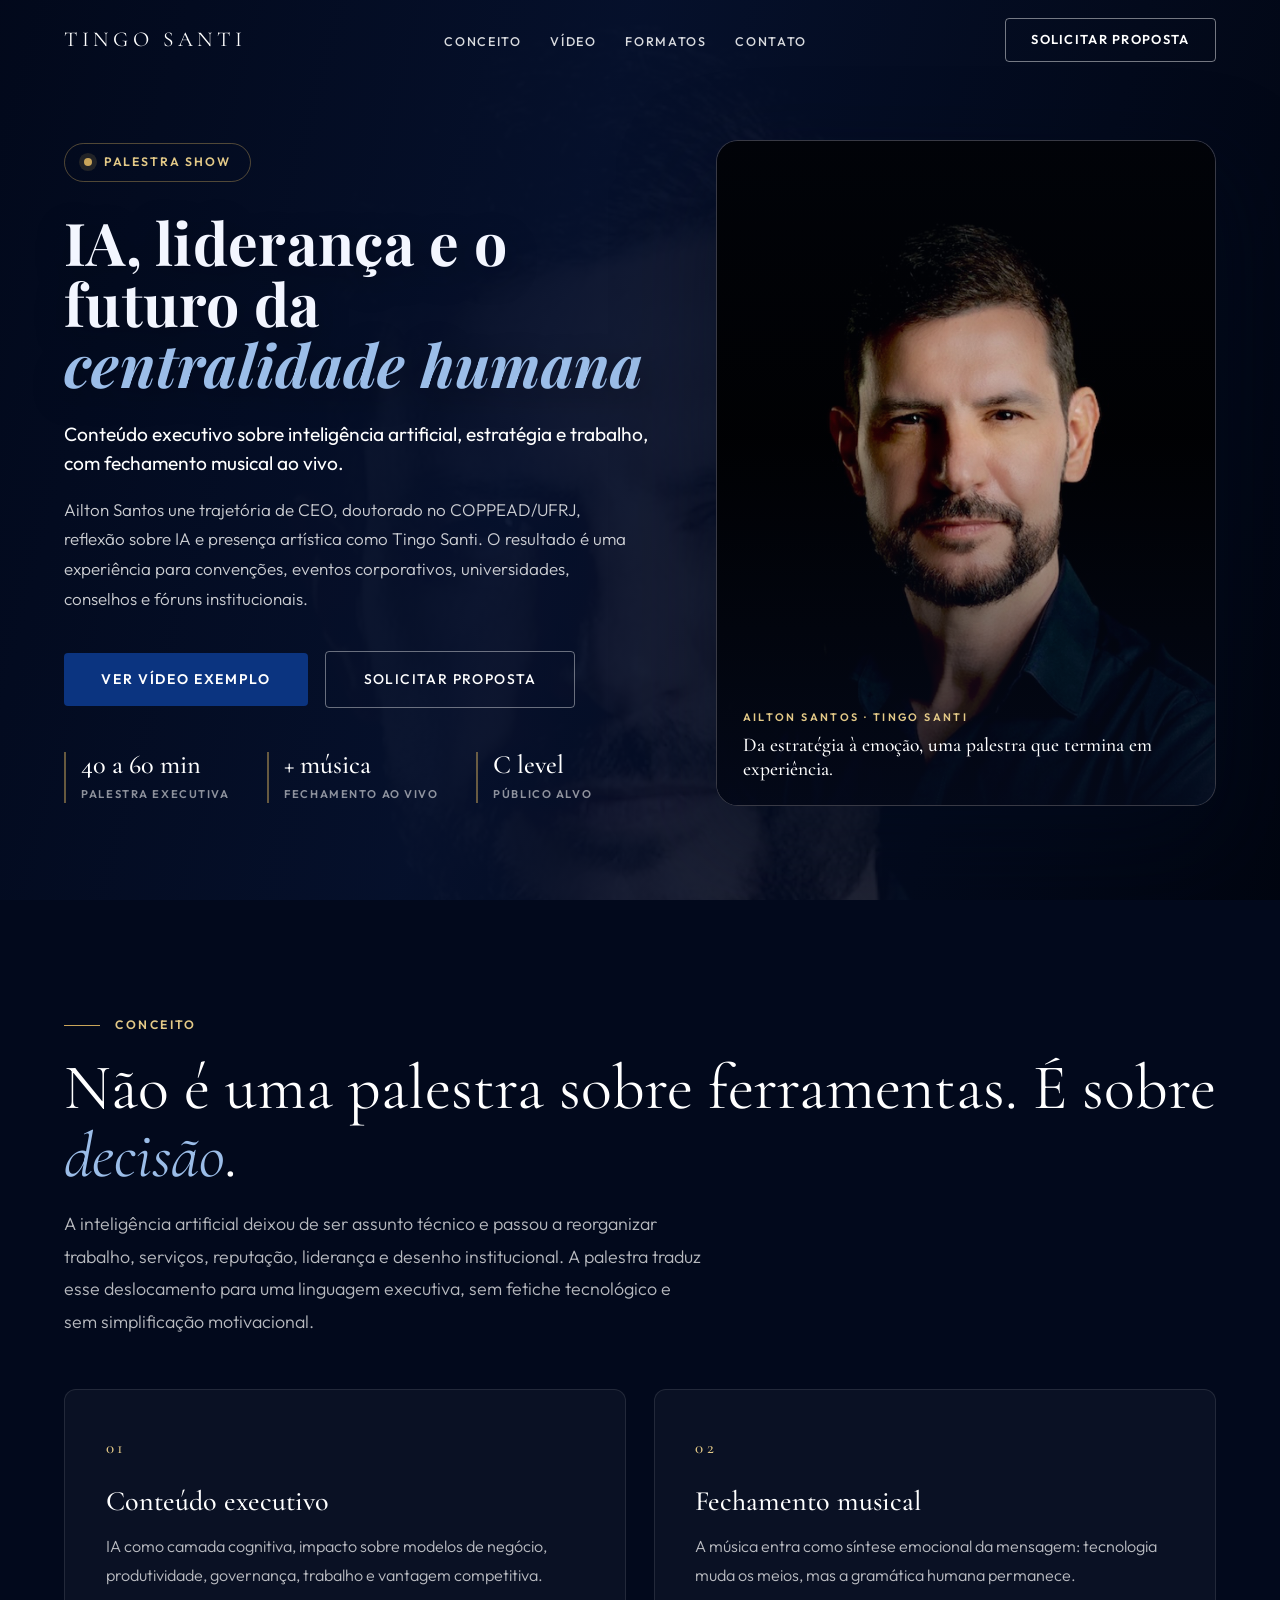
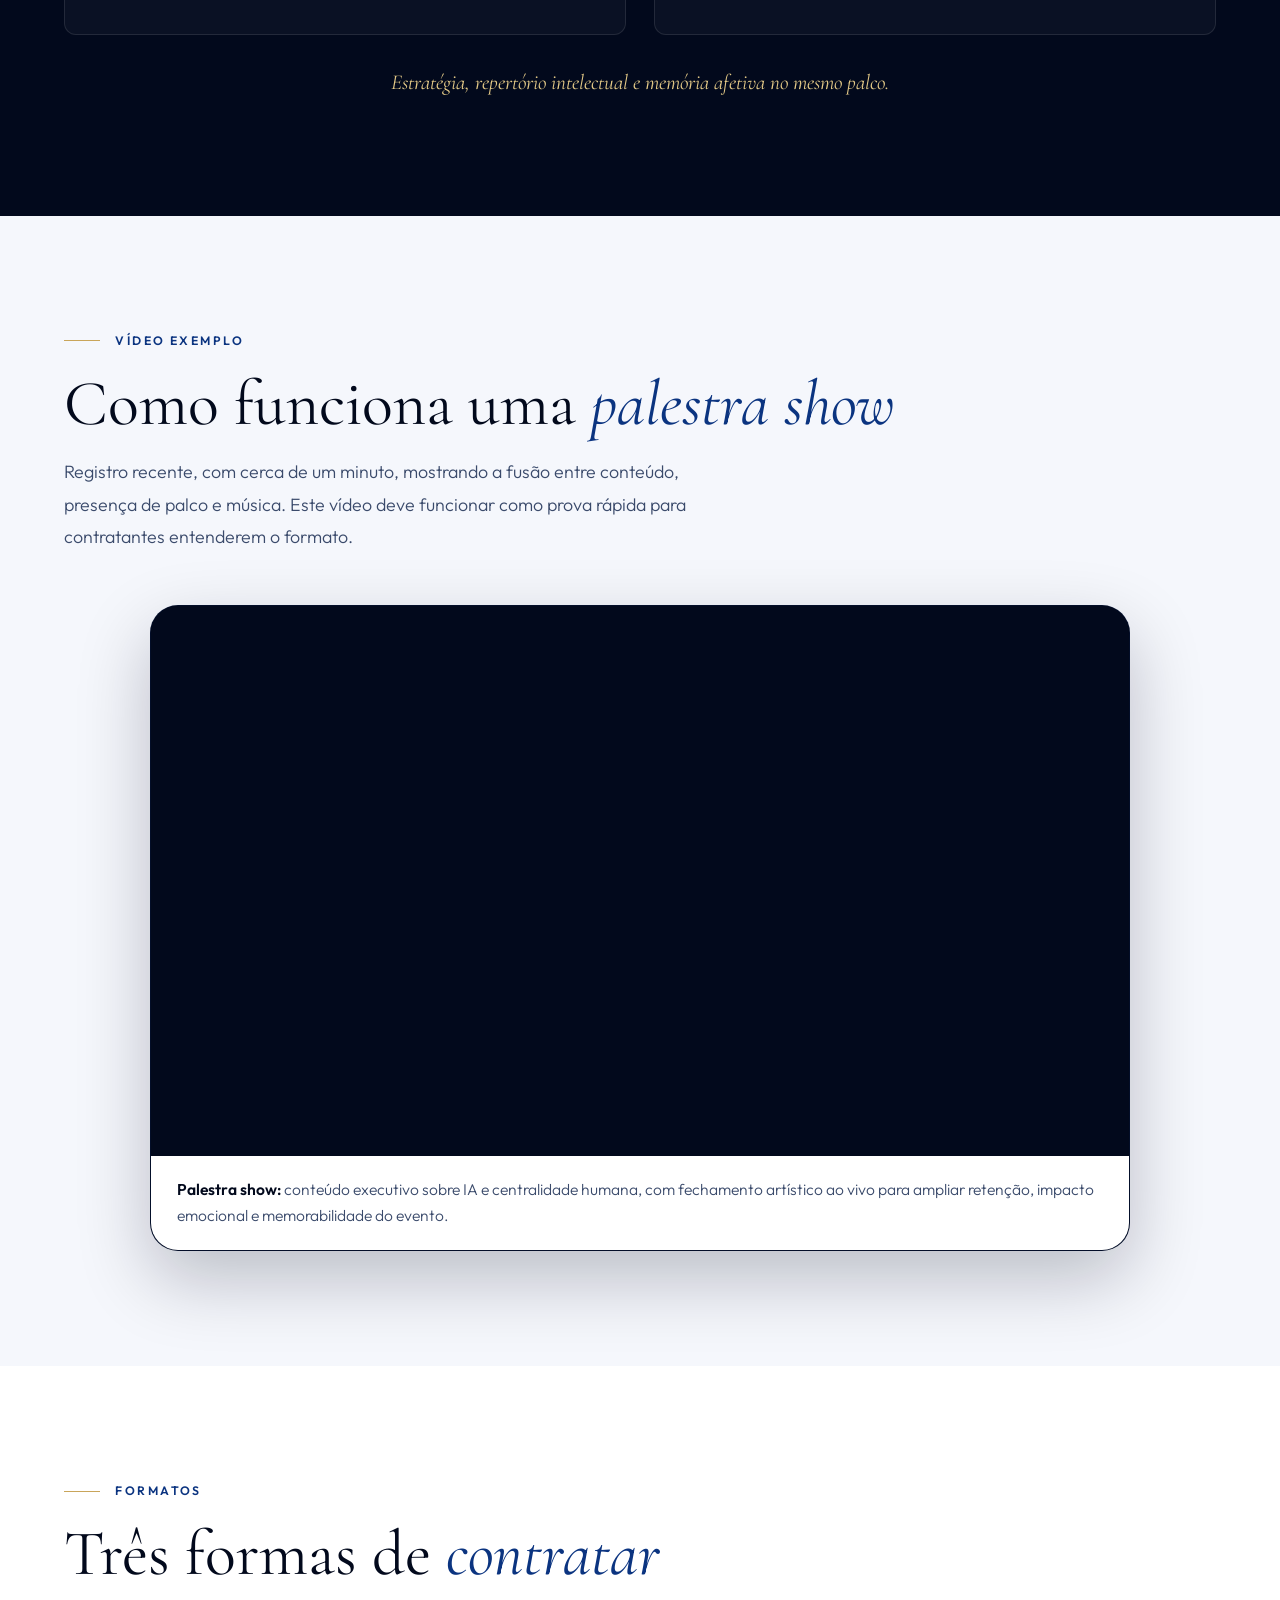
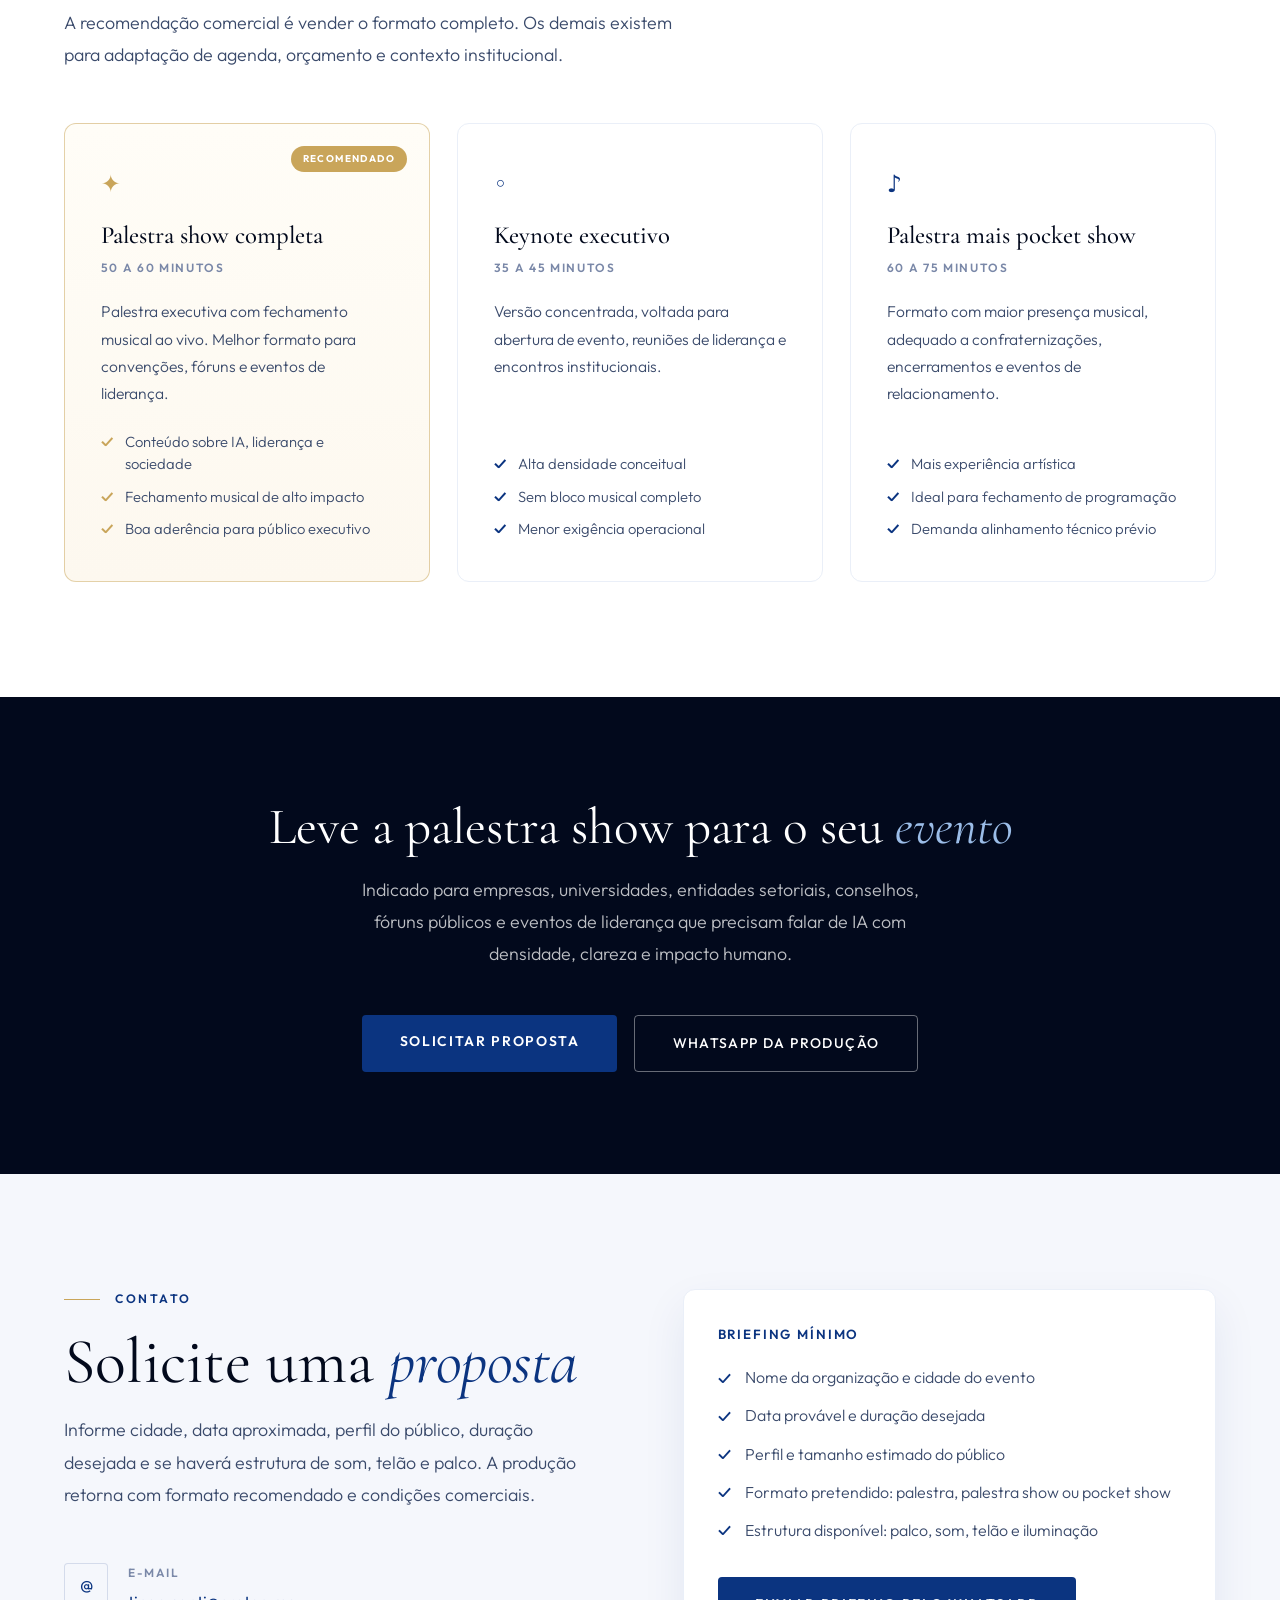
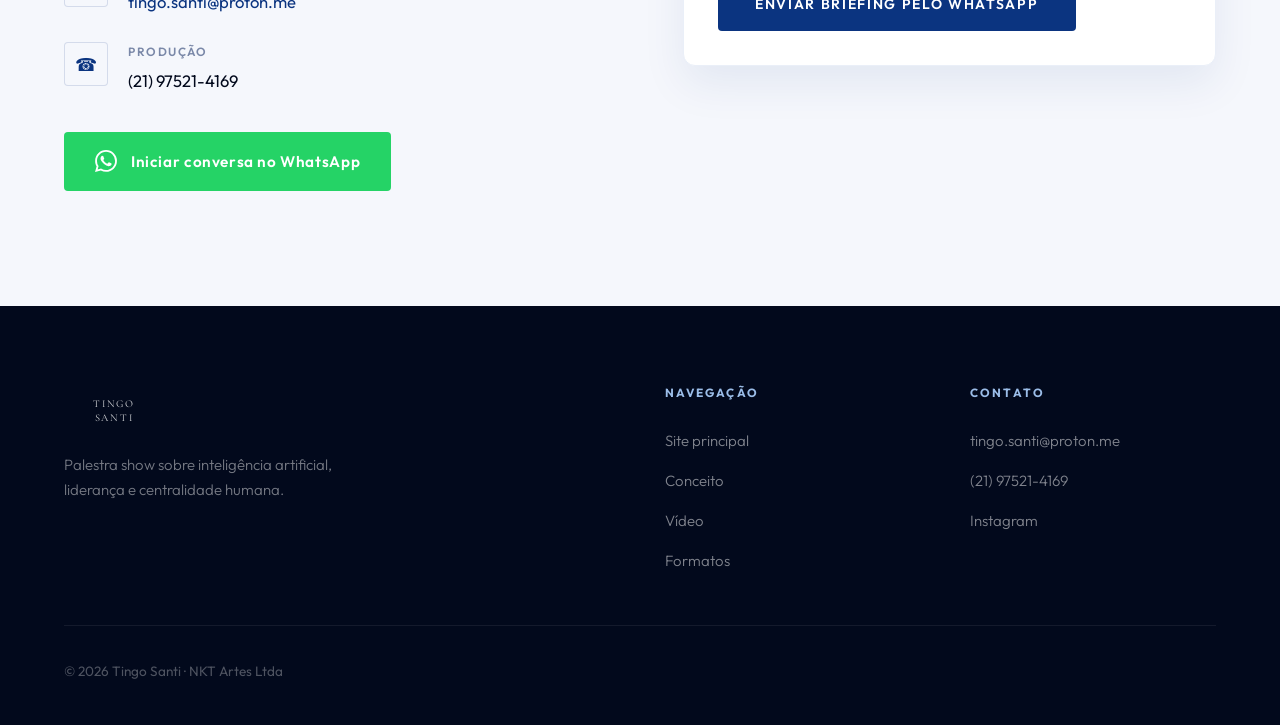
<file: palestra.html>
<!DOCTYPE html>
<html lang="pt-BR">
<head>
<meta charset="UTF-8">
<meta name="viewport" content="width=device-width, initial-scale=1.0">
<meta name="description" content="Ailton Santos, Tingo Santi: palestra show sobre inteligência artificial, liderança, centralidade humana e transformação digital, com fechamento musical ao vivo.">
<meta name="robots" content="index, follow">
<meta property="og:type" content="website">
<meta property="og:site_name" content="Tingo Santi">
<meta property="og:locale" content="pt_BR">
<meta property="og:url" content="https://tingosanti.com.br/palestra">
<meta property="og:title" content="Palestra Show · IA, liderança e centralidade humana">
<meta property="og:description" content="Palestra show com Ailton Santos e Tingo Santi: inteligência artificial, liderança, futuro do trabalho e música ao vivo.">
<meta property="og:image" content="https://tingosanti.com.br/img/sobre_artista_close.jpg">
<meta name="twitter:card" content="summary_large_image">
<meta name="twitter:title" content="Palestra Show · IA, liderança e centralidade humana">
<meta name="twitter:description" content="Conteúdo executivo sobre IA e liderança, com fechamento musical ao vivo.">
<meta name="twitter:image" content="https://tingosanti.com.br/img/sobre_artista_close.jpg">
<title>Palestra Show · IA, liderança e centralidade humana</title>
<link rel="canonical" href="https://tingosanti.com.br/palestra">
<link rel="preconnect" href="https://fonts.googleapis.com">
<link rel="preconnect" href="https://fonts.gstatic.com" crossorigin>
<link href="https://fonts.googleapis.com/css2?family=Cormorant+Garamond:ital,wght@0,300;0,400;0,500;1,300;1,400;1,500&family=Outfit:wght@300;400;500;600&family=Playfair+Display:wght@700&display=swap" rel="stylesheet">
<link rel="stylesheet" href="/site.css">
<style>
  .ia-video-section{background:var(--off);position:relative;overflow:hidden}
  .ia-video-wrap{max-width:980px;margin:2.2rem auto 0;border-radius:28px;overflow:hidden;background:#02091c;box-shadow:0 28px 72px rgba(2,9,28,.24);border:1px solid rgba(11,52,128,.12)}
  .ia-video-frame{position:relative;aspect-ratio:16/9;background:#02091c}
  .ia-video-frame iframe{position:absolute;inset:0;width:100%;height:100%;border:0}
  .ia-video-caption{padding:1.25rem 1.5rem;background:#fff;color:var(--tm);font-size:.92rem;font-weight:300;line-height:1.65}
  .ia-video-caption strong{color:var(--navy);font-weight:600}
  .ia-nav-logo{font-family:var(--serif);font-size:1.25rem;letter-spacing:.22em;text-transform:uppercase;color:#fff}
  #nav.s .ia-nav-logo{color:var(--navy)}
  .ia-mini-nav{display:flex;gap:1.7rem;list-style:none}
  .ia-mini-nav a{font-size:.74rem;font-weight:500;letter-spacing:.13em;text-transform:uppercase;color:rgba(255,255,255,.85);transition:color .2s}
  #nav.s .ia-mini-nav a{color:var(--tm)}
  @media(max-width:768px){.ia-mini-nav{display:none}.ia-video-wrap{border-radius:18px}}
</style>
</head>
<body class="ia">
<script src="/data.js"></script>

<nav id="nav">
  <a href="/" class="ia-nav-logo" aria-label="Tingo Santi, voltar ao site principal">TINGO SANTI</a>
  <ul class="ia-mini-nav">
    <li><a href="#conceito">Conceito</a></li>
    <li><a href="#video">Vídeo</a></li>
    <li><a href="#formatos">Formatos</a></li>
    <li><a href="#contact">Contato</a></li>
  </ul>
  <a href="#contact" class="nc" onclick="trackCTA('palestra_nav_contato')">Solicitar proposta</a>
  <button class="ham" id="ham" aria-label="Abrir menu" aria-expanded="false" aria-controls="mm"><span></span><span></span><span></span></button>
</nav>
<div id="mm">
  <a href="/" onclick="cm()">Site principal</a>
  <a href="#conceito" onclick="cm()">Conceito</a>
  <a href="#video" onclick="cm()">Vídeo</a>
  <a href="#formatos" onclick="cm()">Formatos</a>
  <a href="#contact" onclick="cm()">Contato</a>
</div>

<section class="ia-hero">
  <div class="ia-hbg">
    <div class="ia-hbg-img"></div>
    <div class="ia-hbg-grad"></div>
  </div>
  <div class="ia-hc">
    <div class="ia-hg">
      <div class="ia-hcopy">
        <div class="ia-hk">Palestra show</div>
        <h1 class="ia-hname">IA, liderança e o futuro da <em>centralidade humana</em></h1>
        <p class="ia-hsub">Conteúdo executivo sobre inteligência artificial, estratégia e trabalho, com fechamento musical ao vivo.</p>
        <p class="ia-htag">Ailton Santos une trajetória de CEO, doutorado no COPPEAD/UFRJ, reflexão sobre IA e presença artística como Tingo Santi. O resultado é uma experiência para convenções, eventos corporativos, universidades, conselhos e fóruns institucionais.</p>
        <div class="ia-hcta">
          <a href="#video" class="bp" onclick="trackCTA('palestra_ver_video')">Ver vídeo exemplo</a>
          <a href="#contact" class="ia-bout-l" onclick="trackCTA('palestra_solicitar_proposta_hero')">Solicitar proposta</a>
        </div>
        <div class="ia-hmeta-row">
          <div class="ia-hmeta-it"><div class="ia-hmeta-k">40 a 60 min</div><div class="ia-hmeta-l">Palestra executiva</div></div>
          <div class="ia-hmeta-it"><div class="ia-hmeta-k">+ música</div><div class="ia-hmeta-l">Fechamento ao vivo</div></div>
          <div class="ia-hmeta-it"><div class="ia-hmeta-k">C level</div><div class="ia-hmeta-l">Público alvo</div></div>
        </div>
      </div>
      <div class="ia-hcard">
        <div class="ia-hcard-img"></div>
        <div class="ia-hcard-cap">
          <div class="ia-hcard-cap-l">Ailton Santos · Tingo Santi</div>
          <div class="ia-hcard-cap-t">Da estratégia à emoção, uma palestra que termina em experiência.</div>
        </div>
      </div>
    </div>
  </div>
</section>

<section id="conceito" class="sec sec-navy">
  <div class="con">
    <div class="ey"><div class="eyl"></div><span class="eys">Conceito</span></div>
    <h2 class="sh">Não é uma palestra sobre ferramentas. É sobre <em>decisão</em>.</h2>
    <p class="sl">A inteligência artificial deixou de ser assunto técnico e passou a reorganizar trabalho, serviços, reputação, liderança e desenho institucional. A palestra traduz esse deslocamento para uma linguagem executiva, sem fetiche tecnológico e sem simplificação motivacional.</p>
    <div class="ia-duo">
      <div class="ia-duo-card">
        <div class="ia-duo-num">01</div>
        <div class="ia-duo-t">Conteúdo executivo</div>
        <div class="ia-duo-d">IA como camada cognitiva, impacto sobre modelos de negócio, produtividade, governança, trabalho e vantagem competitiva.</div>
      </div>
      <div class="ia-duo-card">
        <div class="ia-duo-num">02</div>
        <div class="ia-duo-t">Fechamento musical</div>
        <div class="ia-duo-d">A música entra como síntese emocional da mensagem: tecnologia muda os meios, mas a gramática humana permanece.</div>
      </div>
    </div>
    <div class="ia-duo-plus">Estratégia, repertório intelectual e memória afetiva no mesmo palco.</div>
  </div>
</section>

<section id="video" class="sec ia-video-section">
  <div class="con">
    <div class="ey"><div class="eyl"></div><span class="eys">Vídeo exemplo</span></div>
    <h2 class="sh">Como funciona uma <em>palestra show</em></h2>
    <p class="sl">Registro recente, com cerca de um minuto, mostrando a fusão entre conteúdo, presença de palco e música. Este vídeo deve funcionar como prova rápida para contratantes entenderem o formato.</p>
    <div class="ia-video-wrap">
      <div class="ia-video-frame">
        <iframe src="https://www.youtube.com/embed/Fi5yYOQY5Ao?rel=0&modestbranding=1&playsinline=1" title="Palestra show com Ailton Santos e Tingo Santi" loading="lazy" allow="accelerometer; autoplay; clipboard-write; encrypted-media; gyroscope; picture-in-picture; web-share" allowfullscreen></iframe>
      </div>
      <div class="ia-video-caption"><strong>Palestra show:</strong> conteúdo executivo sobre IA e centralidade humana, com fechamento artístico ao vivo para ampliar retenção, impacto emocional e memorabilidade do evento.</div>
    </div>
  </div>
</section>

<section id="formatos" class="sec">
  <div class="con">
    <div class="ey"><div class="eyl"></div><span class="eys">Formatos</span></div>
    <h2 class="sh">Três formas de <em>contratar</em></h2>
    <p class="sl">A recomendação comercial é vender o formato completo. Os demais existem para adaptação de agenda, orçamento e contexto institucional.</p>
    <div class="ia-fmt">
      <article class="ia-fmtc feat">
        <div class="ia-fmt-badge">Recomendado</div>
        <div class="ia-fmt-ico">✦</div>
        <div class="ia-fmt-t">Palestra show completa</div>
        <div class="ia-fmt-dur">50 a 60 minutos</div>
        <div class="ia-fmt-d">Palestra executiva com fechamento musical ao vivo. Melhor formato para convenções, fóruns e eventos de liderança.</div>
        <ul class="ia-fmt-list">
          <li>Conteúdo sobre IA, liderança e sociedade</li>
          <li>Fechamento musical de alto impacto</li>
          <li>Boa aderência para público executivo</li>
        </ul>
      </article>
      <article class="ia-fmtc">
        <div class="ia-fmt-ico">◦</div>
        <div class="ia-fmt-t">Keynote executivo</div>
        <div class="ia-fmt-dur">35 a 45 minutos</div>
        <div class="ia-fmt-d">Versão concentrada, voltada para abertura de evento, reuniões de liderança e encontros institucionais.</div>
        <ul class="ia-fmt-list">
          <li>Alta densidade conceitual</li>
          <li>Sem bloco musical completo</li>
          <li>Menor exigência operacional</li>
        </ul>
      </article>
      <article class="ia-fmtc">
        <div class="ia-fmt-ico">♪</div>
        <div class="ia-fmt-t">Palestra mais pocket show</div>
        <div class="ia-fmt-dur">60 a 75 minutos</div>
        <div class="ia-fmt-d">Formato com maior presença musical, adequado a confraternizações, encerramentos e eventos de relacionamento.</div>
        <ul class="ia-fmt-list">
          <li>Mais experiência artística</li>
          <li>Ideal para fechamento de programação</li>
          <li>Demanda alinhamento técnico prévio</li>
        </ul>
      </article>
    </div>
  </div>
</section>

<section class="ia-band">
  <div class="con">
    <h2 class="ia-bant">Leve a palestra show para o seu <em>evento</em></h2>
    <p class="ia-bans">Indicado para empresas, universidades, entidades setoriais, conselhos, fóruns públicos e eventos de liderança que precisam falar de IA com densidade, clareza e impacto humano.</p>
    <div class="ia-bana">
      <a href="#contact" class="bp" onclick="trackCTA('palestra_band_proposta')">Solicitar proposta</a>
      <a href="javascript:void(0)" id="iaWaBand" class="ia-bout-l" onclick="trackWA('palestra_band')">WhatsApp da produção</a>
    </div>
  </div>
</section>

<section id="contact" class="sec sec-off">
  <div class="con">
    <div class="ia-csp">
      <div>
        <div class="ey"><div class="eyl"></div><span class="eys">Contato</span></div>
        <h2 class="sh">Solicite uma <em>proposta</em></h2>
        <p class="sl">Informe cidade, data aproximada, perfil do público, duração desejada e se haverá estrutura de som, telão e palco. A produção retorna com formato recomendado e condições comerciais.</p>
        <div class="ia-cit"><div class="ia-cic">@</div><div><div class="ia-cil">E-mail</div><div class="ia-civ"><a id="iaEmail" href="#"></a></div></div></div>
        <div class="ia-cit"><div class="ia-cic">☎</div><div><div class="ia-cil" id="iaPhoneLabel">Produção</div><div class="ia-civ" id="iaPhone"></div></div></div>
        <a href="javascript:void(0)" id="iaWaMain" class="ia-wa" onclick="trackWA('palestra_contato')">
          <svg viewBox="0 0 24 24" xmlns="http://www.w3.org/2000/svg"><path d="M17.472 14.382c-.297-.149-1.758-.867-2.03-.967-.273-.099-.471-.148-.67.15-.197.297-.767.966-.94 1.164-.173.199-.347.223-.644.075-.297-.15-1.255-.463-2.39-1.475-.883-.788-1.48-1.761-1.653-2.059-.173-.297-.018-.458.13-.606.134-.133.298-.347.446-.52.149-.174.198-.298.298-.497.099-.198.05-.371-.025-.52-.075-.149-.669-1.612-.916-2.207-.242-.579-.487-.5-.669-.51-.173-.008-.371-.01-.57-.01-.198 0-.52.074-.792.372-.272.297-1.04 1.016-1.04 2.479 0 1.462 1.065 2.875 1.213 3.074.149.198 2.096 3.2 5.077 4.487.709.306 1.262.489 1.694.625.712.227 1.36.195 1.871.118.571-.085 1.758-.719 2.006-1.413.248-.694.248-1.289.173-1.413-.074-.124-.272-.198-.57-.347m-5.421 7.403h-.004a9.87 9.87 0 01-5.031-1.378l-.361-.214-3.741.982.998-3.648-.235-.374a9.86 9.86 0 01-1.51-5.26c.001-5.45 4.436-9.884 9.888-9.884 2.64 0 5.122 1.03 6.988 2.898a9.825 9.825 0 012.893 6.994c-.003 5.45-4.437 9.884-9.885 9.884m8.413-18.297A11.815 11.815 0 0012.05 0C5.495 0 .16 5.335.157 11.892c0 2.096.547 4.142 1.588 5.945L.057 24l6.305-1.654a11.882 11.882 0 005.683 1.448h.005c6.554 0 11.89-5.335 11.893-11.893a11.821 11.821 0 00-3.48-8.413z"/></svg>
          Iniciar conversa no WhatsApp
        </a>
      </div>
      <div>
        <div style="padding:2rem;border:1px solid var(--off2);border-radius:var(--rl);background:#fff;box-shadow:0 18px 44px rgba(11,52,128,.08)">
          <div class="ia-clab">Briefing mínimo</div>
          <ul class="ia-docs">
            <li>Nome da organização e cidade do evento</li>
            <li>Data provável e duração desejada</li>
            <li>Perfil e tamanho estimado do público</li>
            <li>Formato pretendido: palestra, palestra show ou pocket show</li>
            <li>Estrutura disponível: palco, som, telão e iluminação</li>
          </ul>
          <div style="margin-top:2rem"><a href="javascript:void(0)" class="bp" onclick="trackWA('palestra_briefing')">Enviar briefing pelo WhatsApp</a></div>
        </div>
      </div>
    </div>
  </div>
</section>

<footer>
  <div class="fg">
    <div>
      <svg width="100" height="44" viewBox="0 0 500 220" xmlns="http://www.w3.org/2000/svg">
        <text x="250" y="122" text-anchor="middle" font-family="'Cormorant Garamond',serif" font-size="52" font-weight="400" letter-spacing="9" fill="rgba(255,255,255,.84)">TINGO</text>
        <text x="250" y="188" text-anchor="middle" font-family="'Cormorant Garamond',serif" font-size="52" font-weight="400" letter-spacing="9" fill="rgba(255,255,255,.84)">SANTI</text>
      </svg>
      <p class="ftag">Palestra show sobre inteligência artificial, liderança e centralidade humana.</p>
    </div>
    <div><div class="fct">Navegação</div><ul class="fl2"><li><a href="/">Site principal</a></li><li><a href="#conceito">Conceito</a></li><li><a href="#video">Vídeo</a></li><li><a href="#formatos">Formatos</a></li></ul></div>
    <div><div class="fct">Contato</div><ul class="fl2"><li><a id="iaFooterEmail" href="#"></a></li><li><a id="iaFooterPhone" href="#"></a></li><li><a href="https://instagram.com/tingosanti" target="_blank" rel="noopener noreferrer">Instagram</a></li></ul></div>
  </div>
  <div class="fb"><span class="fleg">© 2026 Tingo Santi · NKT Artes Ltda</span></div>
</footer>

<script>
function getRouteKey(){ return 'default'; }
function getCurrentContact(){ return SITE.contatos && SITE.contatos.default ? SITE.contatos.default : {}; }
function initPalestra(){
  var C = getCurrentContact();
  SITE.contato = C;
  var waUrl = 'https://wa.me/' + C.whatsapp;
  var mailUrl = 'mailto:' + C.email;
  var phoneUrl = 'tel:+' + C.whatsapp;
  document.getElementById('iaEmail').textContent = C.email || '';
  document.getElementById('iaEmail').href = mailUrl;
  document.getElementById('iaFooterEmail').textContent = C.email || '';
  document.getElementById('iaFooterEmail').href = mailUrl;
  document.getElementById('iaPhone').textContent = C.whatsappLabel || '';
  document.getElementById('iaFooterPhone').textContent = C.whatsappLabel || '';
  document.getElementById('iaFooterPhone').href = phoneUrl;
  document.getElementById('iaWaMain').href = waUrl;
  document.getElementById('iaWaBand').href = waUrl;
}
window.addEventListener('scroll', function(){
  var s = scrollY > 60;
  var nav = document.getElementById('nav');
  if (nav) nav.classList.toggle('s', s);
});
document.getElementById('ham').onclick = function(){
  var open = document.getElementById('mm').classList.toggle('o');
  this.setAttribute('aria-expanded', open ? 'true' : 'false');
};
function cm(){
  document.getElementById('mm').classList.remove('o');
  var h = document.getElementById('ham');
  if (h) h.setAttribute('aria-expanded', 'false');
}
function trackCTA(label){
  if (window._gtag) window._gtag('event', 'cta_click', { event_category: 'engagement', event_label: label });
}
function trackWA(origem){
  if (window._gtag) window._gtag('event', 'whatsapp_click', { event_category: 'conversion', event_label: 'whatsapp_' + origem });
  var C = getCurrentContact();
  window.open('https://wa.me/' + C.whatsapp, '_blank');
}
if (typeof SITE !== 'undefined') initPalestra(); else document.addEventListener('DOMContentLoaded', initPalestra);
</script>
</body>
</html>
</file>
<file: site.css>
:root{
  --w:#ffffff; --off:#f5f7fc; --off2:#eaeff8;
  --navy:#02091c; --blue:#0b3480; --bm:#174fba; --bl:#2e6dd4; --bx:#9bbde8;
  --gold:#c9a55a;
  --bfaint:rgba(11,52,128,.07); --bb:rgba(11,52,128,.14);
  --t:#0c1830; --tm:#3a4a6b; --mu:#7a88a8;
  --spotify:#1DB954;
  --serif:'Cormorant Garamond',Georgia,serif;
  --sans:'Outfit',system-ui,sans-serif;
  --r:4px; --rl:12px; --nh:80px;
  --max:1280px;
}
*,*::before,*::after{box-sizing:border-box;margin:0;padding:0}
html{scroll-behavior:smooth;font-size:17px}
body{font-family:var(--sans);background:var(--w);color:var(--t);line-height:1.65;overflow-x:hidden}
img{display:block;max-width:100%}
a{color:inherit;text-decoration:none}
button{cursor:pointer;font-family:var(--sans)}
a:focus-visible,button:focus-visible,input:focus-visible,select:focus-visible,textarea:focus-visible,summary:focus-visible{outline:3px solid var(--bl);outline-offset:2px;border-radius:2px}

/* ── NAV ── */
#nav{position:fixed;top:0;left:0;right:0;height:var(--nh);display:flex;align-items:center;justify-content:space-between;padding:0 5vw;z-index:200;transition:all .4s;background:transparent}
#nav.s{background:rgba(255,255,255,.97);backdrop-filter:blur(20px);border-bottom:1px solid var(--bb);box-shadow:0 2px 24px rgba(11,52,128,.06)}
.nl{display:flex;gap:1.7rem;list-style:none}
.nl a{font-size:.74rem;font-weight:500;letter-spacing:.13em;text-transform:uppercase;color:rgba(255,255,255,.85);transition:color .2s}
#nav.s .nl a{color:var(--tm)}
.nl a:hover{color:var(--bl) !important}
.nc{padding:.6rem 1.5rem;border:1px solid rgba(255,255,255,.45);border-radius:var(--r);font-size:.76rem;font-weight:600;letter-spacing:.1em;text-transform:uppercase;color:#fff;background:transparent;transition:all .2s}
#nav.s .nc{border-color:var(--bb);color:var(--blue)}
.nc:hover{background:var(--blue);border-color:var(--blue);color:#fff !important}
.ham{display:none;flex-direction:column;gap:5px;background:none;border:none;padding:4px}
.ham span{display:block;width:22px;height:2px;background:#fff;transition:.3s}
#nav.s .ham span{background:var(--t)}
#mm{display:none;position:fixed;top:var(--nh);left:0;right:0;background:var(--w);border-bottom:1px solid var(--off2);padding:1.5rem 5vw 2rem;z-index:199;flex-direction:column;gap:1rem}
#mm a{font-size:.9rem;font-weight:500;letter-spacing:.1em;text-transform:uppercase;color:var(--tm);padding:.5rem 0;border-bottom:1px solid var(--off2)}

/* ── HERO ── */
#hero{position:relative;width:100vw;min-height:100vh;overflow:hidden;display:flex;align-items:center;justify-content:center;background:var(--navy);padding:calc(var(--nh) + 2rem) 0 4rem}
.hbg{position:absolute;inset:0;z-index:0;overflow:hidden}
.hfb{position:absolute;inset:0;display:block;background-size:cover;background-position:center center;background-repeat:no-repeat;z-index:0;filter:blur(18px);opacity:.62;transform:scale(1.08)}
.hbg iframe{position:absolute;top:50%;left:50%;width:56.25vh;height:100vh;min-width:auto;min-height:100%;transform:translate(-50%,-50%) scale(1.04);border:none;pointer-events:none;z-index:1;opacity:0;filter:none;transition:opacity .25s ease}
.hbg iframe.ready{opacity:1}
.hov{display:none}
.hc{position:relative;z-index:3;max-width:var(--max);width:100%;padding:0 5vw;animation:fu 1s ease both}
@keyframes fu{from{opacity:0;transform:translateY(40px)}to{opacity:1;transform:translateY(0)}}
.hg{display:grid;grid-template-columns:minmax(0,1fr) minmax(420px,586px);gap:4rem;align-items:center}
.hcopy{max-width:560px}
.hk{display:flex;align-items:center;gap:.8rem;margin-bottom:1.4rem;font-size:.82rem;font-weight:600;letter-spacing:.08em;text-transform:uppercase;color:rgba(255,255,255,.86)}
.hk::before{content:"";width:12px;height:12px;border-radius:50%;background:rgba(155,189,232,.9);box-shadow:0 0 0 6px rgba(155,189,232,.12)}
.hname{font-family:'Playfair Display',var(--serif);font-size:clamp(4rem,8vw,6.8rem);font-weight:700;line-height:.94;letter-spacing:.01em;color:#f3f6ff;text-transform:uppercase;margin:0 0 1.8rem;text-shadow:0 8px 32px rgba(2,9,28,.22)}
.htag{font-size:clamp(1.15rem,1.6vw,1.35rem);font-weight:400;color:rgba(255,255,255,.96);margin:0;line-height:1.72;max-width:32rem}
.hcard{position:relative;aspect-ratio:16/9;border-radius:28px;overflow:hidden;background:#08173f;box-shadow:0 34px 90px rgba(2,9,28,.34);border:1px solid rgba(255,255,255,.18);cursor:pointer;transition:transform .25s ease, box-shadow .25s ease}
.hcard:hover{transform:translateY(-2px);box-shadow:0 38px 100px rgba(2,9,28,.4)}
.hcover{position:absolute;inset:0;background-image:url("img/hero_principal.jpg");background-size:cover;background-position:center center;z-index:1}
.hcover::after{content:"";position:absolute;inset:0;background:linear-gradient(to top,rgba(4,10,28,.78) 0%,rgba(4,10,28,.18) 48%,rgba(4,10,28,.08) 100%)}
.hplay{position:absolute;inset:0;z-index:2;display:flex;align-items:center;justify-content:center}
.hplaybtn{width:116px;height:116px;border-radius:50%;border:none;background:rgba(255,255,255,.92);color:#0b1430;font-size:3rem;display:flex;align-items:center;justify-content:center;box-shadow:0 24px 60px rgba(2,9,28,.25)}
.hmeta{position:absolute;left:2rem;right:2rem;bottom:1.4rem;z-index:3;display:flex;align-items:flex-end;justify-content:space-between;gap:1rem;color:#fff}
.hmeta-label{font-size:.82rem;font-weight:600;letter-spacing:.24em;text-transform:uppercase;color:rgba(255,255,255,.82);margin-bottom:.45rem}
.hmeta-title{font-family:var(--serif);font-size:1.05rem;font-weight:500;line-height:1.2;color:#fff}
.hmeta-year{font-size:.9rem;font-weight:600;letter-spacing:.2em;text-transform:uppercase;color:rgba(255,255,255,.78)}
.hplayer{position:absolute;inset:0;z-index:4;display:none;background:rgba(2,9,28,.18)}
.hplayer iframe{width:100%;height:100%;border:none}
.hclose{position:absolute;top:1rem;right:1rem;z-index:5;width:42px;height:42px;border-radius:50%;border:1px solid rgba(255,255,255,.38);background:rgba(2,9,28,.5);backdrop-filter:blur(10px);color:#fff;font-size:1.2rem;display:none;align-items:center;justify-content:center}
#hero.is-playing .hcopy,#hero.is-playing .hcard{opacity:0;pointer-events:none;transition:opacity .2s ease}
#hero.is-playing .hplayer{display:block;position:absolute;left:5vw;right:5vw;top:calc(var(--nh) + 2.25rem);bottom:3rem;border-radius:28px;overflow:hidden;box-shadow:0 30px 80px rgba(2,9,28,.45)}
#hero.is-playing .hclose{display:flex}
.hscr{position:absolute;bottom:1.5rem;left:50%;transform:translateX(-50%);z-index:3;display:flex;flex-direction:column;align-items:center;gap:.5rem;animation:bob 2.5s ease-in-out infinite}
.hscr span{font-size:.65rem;letter-spacing:.2em;text-transform:uppercase;color:rgba(255,255,255,.42)}
.hscrl{width:1px;height:42px;background:linear-gradient(to bottom,rgba(255,255,255,.36),transparent)}
@keyframes bob{0%,100%{transform:translateX(-50%) translateY(0)}50%{transform:translateX(-50%) translateY(8px)}}
#soundBtn{display:none !important}
@media (max-width: 980px){
  #hero{padding:calc(var(--nh) + 1.4rem) 0 3rem;min-height:auto}
  .hg{grid-template-columns:1fr;gap:2rem}
  .hcopy{max-width:none}
  .hname{font-size:clamp(3rem,17vw,5rem);line-height:.9}
  .htag{font-size:1.05rem;max-width:none}
  .hcard{display:block !important;position:relative;z-index:4;width:100%;max-width:680px;aspect-ratio:16/9;min-height:210px;max-height:none;margin:1.4rem auto 0;border-radius:22px}
  .hbg iframe{width:100vw;height:177.77777778vw;min-width:100%;min-height:100%;transform:translate(-50%,-50%) scale(1.01)}
  #hero.is-playing .hplayer{left:4vw;right:4vw;top:calc(var(--nh) + 1.2rem);bottom:2rem;border-radius:20px;z-index:20}
  #hero.is-playing .hplayer iframe{aspect-ratio:9/16;width:100%;height:100%}
}
@media (max-width: 640px){
  .hc{padding:0 1.25rem}
  .hname{font-size:clamp(2.75rem,18vw,4.2rem)}
  .hk{font-size:.78rem;margin-bottom:1rem}
  .hplaybtn{width:84px;height:84px;font-size:2.25rem}
  .hmeta{left:1rem;right:1rem;bottom:.9rem}
  .hmeta-title{font-size:.9rem}
  .hmeta-year,.hmeta-label{font-size:.68rem}
  .hcard{min-height:190px;margin-top:1.2rem;border-radius:20px}
}

/* ── SHARED ── */
.sec{padding:clamp(5rem,9vw,9rem) 5vw}
.sec-off{background:var(--off)}
.sec-navy{background:var(--navy);color:#fff}
.con{max-width:var(--max);margin:0 auto}
.ey{display:flex;align-items:center;gap:.9rem;margin-bottom:1.1rem}
.eyl{width:36px;height:1px;background:var(--bl);flex-shrink:0}
.eys{font-size:.72rem;font-weight:600;letter-spacing:.2em;text-transform:uppercase;color:var(--blue)}
.sec-navy .eys{color:var(--bx)}
.sec-navy .eyl{background:var(--bx)}
.sh{font-family:var(--serif);font-size:clamp(2.4rem,5vw,3.8rem);font-weight:400;line-height:1.06;color:var(--navy);margin-bottom:1.1rem}
.sh em{font-style:italic;color:var(--blue)}
.sec-navy .sh{color:#fff}
.sec-navy .sh em{color:var(--bx)}
.sl{font-size:1.05rem;font-weight:300;color:var(--tm);max-width:640px;line-height:1.82;margin-bottom:3rem}
.sec-navy .sl{color:rgba(255,255,255,.72)}
.bp{display:inline-block;padding:.9rem 2.2rem;background:var(--blue);color:#fff;border:none;border-radius:var(--r);font-size:.82rem;font-weight:600;letter-spacing:.12em;text-transform:uppercase;transition:all .2s;cursor:pointer}
.bp:hover{background:var(--bm);transform:translateY(-2px)}
.bout{display:inline-block;padding:.9rem 2.2rem;border:1px solid var(--bb);color:var(--blue);background:transparent;border-radius:var(--r);font-size:.82rem;font-weight:500;letter-spacing:.12em;text-transform:uppercase;transition:all .2s;cursor:pointer}
.bout:hover{background:var(--bfaint);border-color:var(--blue)}

/* ── SHOW ── */
.sg{display:grid;grid-template-columns:1fr 1fr;gap:5.5rem;align-items:center}
.sph{position:relative;aspect-ratio:3325/2302;border-radius:var(--rl);box-shadow:0 28px 64px rgba(11,52,128,.16);overflow:hidden;background:var(--navy)}
.sph img{display:block;width:100%;height:100%;object-fit:cover;object-position:center center}
.sf{display:flex;flex-direction:column;gap:1.8rem;margin-top:2rem}
.sfi{display:flex;gap:1.3rem;align-items:flex-start;padding-bottom:1.8rem;border-bottom:1px solid var(--off2)}
.sfi:last-child{border-bottom:none}
.sfd{width:8px;height:8px;border-radius:50%;background:var(--blue);flex-shrink:0;margin-top:9px}
.sft{font-size:.96rem;font-weight:600;margin-bottom:.35rem;color:var(--navy)}
.sfd2{font-size:.88rem;font-weight:300;color:var(--tm);line-height:1.68}

/* ── OUÇA & ACOMPANHE ── */
#compositor{background:var(--off);position:relative;overflow:hidden}
#compositor::before{content:"";position:absolute;top:0;left:0;right:0;height:1px;background:linear-gradient(to right,transparent,var(--bl),transparent)}
.soc-grid{display:grid;grid-template-columns:repeat(2,minmax(0,1fr));gap:1.8rem;align-items:stretch}
.soc-card{background:var(--w);border:1px solid var(--off2);border-radius:28px;padding:2.4rem;box-shadow:0 18px 44px rgba(11,52,128,.08);display:flex;flex-direction:column;height:100%}
.soc-card.spotify{background:linear-gradient(180deg,#f8fbff 0%,#f2f6fd 100%)}
.soc-card.instagram{background:linear-gradient(180deg,#ffffff 0%,#fbfcff 100%)}
.soc-kicker{font-size:.72rem;font-weight:600;letter-spacing:.22em;text-transform:uppercase;color:var(--mu);margin-bottom:1.1rem}
.soc-title{font-family:var(--serif);font-size:clamp(2.2rem,4.2vw,3.4rem);font-weight:400;line-height:1.02;color:var(--navy);margin-bottom:.75rem}
.soc-title em{font-style:italic;color:var(--blue)}
.soc-intro{font-size:1rem;font-weight:300;color:var(--tm);max-width:860px;line-height:1.8;margin-bottom:1.2rem}
.soc-highlight{display:inline-flex;flex-direction:column;gap:.45rem;padding:1rem 1.2rem;border-left:3px solid var(--blue);background:linear-gradient(180deg,#f8fbff 0%,#f2f6fd 100%);border-radius:0 18px 18px 0;margin:0 0 2.4rem;max-width:760px;box-shadow:0 10px 24px rgba(11,52,128,.06)}
.soc-highlight-title{font-family:var(--serif);font-size:clamp(1.35rem,2vw,1.75rem);font-weight:500;line-height:1.15;color:var(--navy)}
.soc-highlight-desc{font-size:.92rem;font-weight:300;color:var(--tm);line-height:1.7}
.soc-card-title{font-family:var(--serif);font-size:clamp(2rem,3vw,3rem);font-weight:400;line-height:1.05;color:var(--navy);margin-bottom:.4rem}
.soc-card-label{font-size:.7rem;font-weight:600;letter-spacing:.26em;text-transform:uppercase;color:var(--mu);margin-bottom:1.6rem}
.soc-spotify-wrap{border-radius:24px;overflow:hidden;box-shadow:0 20px 48px rgba(2,9,28,.12);background:#111;aspect-ratio:3/2}
.soc-spotify-wrap iframe{width:100%;height:100%;border:none;display:block}
.soc-ig-head{margin-bottom:1.5rem}
.soc-ig-handle{font-family:var(--serif);font-size:clamp(2rem,3.4vw,3rem);font-weight:400;line-height:1.05;color:var(--navy);word-break:break-word}
.soc-ig-grid{border-radius:24px;overflow:hidden;background:#fff;border:1px solid rgba(11,52,128,.08);padding:0;aspect-ratio:3/2}
.soc-ig-grid behold-widget{display:block;width:100%;height:100%;min-height:0}
.soc-actions{display:flex;gap:1rem;flex-wrap:wrap;margin-top:1.6rem}
.soc-btn{display:inline-flex;align-items:center;justify-content:center;padding:1rem 1.8rem;border-radius:999px;font-size:.8rem;font-weight:600;letter-spacing:.18em;text-transform:uppercase;transition:all .2s}
.soc-btn.spotify{background:var(--blue);color:#fff;border:1px solid var(--blue)}
.soc-btn.spotify:hover{background:var(--bm);border-color:var(--bm);transform:translateY(-2px)}
.soc-btn.instagram{background:transparent;color:var(--blue);border:1px solid var(--bb)}
.soc-btn.instagram:hover{background:var(--bfaint);border-color:var(--blue)}
/* ── VÍDEO — SIMPLIFICADO (1 video só) ── */
.vf{position:relative;aspect-ratio:16/9;background:var(--navy);border-radius:var(--rl);overflow:hidden;cursor:pointer;max-width:1100px;margin:0 auto;box-shadow:0 30px 70px rgba(11,52,128,.14)}
.vft{position:absolute;inset:0;background-image:url('https://img.youtube.com/vi/rte3baDRUEg/maxresdefault.jpg');background-size:cover;background-position:center;transition:transform .4s}
.vf:hover .vft{transform:scale(1.03)}
.vfo{position:absolute;inset:0;background:rgba(2,9,28,.38);display:flex;flex-direction:column;align-items:center;justify-content:center;gap:1.1rem}
.vpb{width:84px;height:84px;border-radius:50%;border:2px solid rgba(255,255,255,.6);background:rgba(11,52,128,.36);display:flex;align-items:center;justify-content:center;color:#fff;font-size:1.9rem;transition:all .2s}
.vf:hover .vpb{background:var(--blue);border-color:#fff}
.vft2{font-family:var(--serif);font-size:1.35rem;font-weight:400;color:#fff;text-align:center;padding:0 2rem}
.vf iframe{position:absolute;inset:0;width:100%;height:100%;border:none}

/* ── GALERIA — Mosaico corrigido ── */
.gm{columns:3;column-gap:10px;margin-top:2rem}
.gi{break-inside:avoid;margin-bottom:10px;border-radius:var(--r);overflow:hidden;display:block}
.gi img{width:100%;display:block;border-radius:var(--r);transition:transform .3s,box-shadow .3s}
.gi img:hover{transform:scale(1.02);box-shadow:0 14px 36px rgba(11,52,128,.18)}

/* ── NÚMEROS ── */
#numeros{background:var(--navy);color:#fff;position:relative;overflow:hidden}
#numeros::before{content:"";position:absolute;top:0;left:0;right:0;height:1px;background:linear-gradient(to right,transparent,var(--bl),transparent)}
#numeros::after{content:"";position:absolute;bottom:0;left:0;right:0;height:1px;background:linear-gradient(to right,transparent,var(--bl),transparent)}
.numh{text-align:center;margin-bottom:4rem;max-width:720px;margin-left:auto;margin-right:auto}
.numht{font-family:var(--serif);font-size:clamp(2.2rem,4.4vw,3.4rem);font-weight:400;line-height:1.1;color:#fff;margin-bottom:1.3rem}
.numht em{font-style:italic;color:var(--bx)}
.numhs{font-size:1rem;font-weight:300;color:rgba(255,255,255,.7);line-height:1.78}
.numg{display:grid;grid-template-columns:repeat(12,1fr);gap:1.5rem;max-width:1100px;margin:0 auto 3rem}
.numc{padding:2rem 1.8rem;border-radius:var(--rl);background:rgba(255,255,255,.04);border:1px solid rgba(255,255,255,.1);transition:all .3s}
.numc:hover{border-color:var(--bl);background:rgba(46,109,212,.08);transform:translateY(-3px)}
.numc.hero{grid-column:span 12;text-align:center;padding:3rem 2rem;background:linear-gradient(135deg,rgba(46,109,212,.12) 0%,rgba(11,52,128,.05) 100%);border-color:rgba(46,109,212,.35)}
.numc.hero .numn{font-size:clamp(4.5rem,10vw,7rem);color:#fff}
.numc.hero .numl{font-size:1rem;letter-spacing:.16em;margin-top:.5rem;color:var(--bx)}
.numc.hero .numd{max-width:540px;margin:1.3rem auto 0;font-size:.96rem;line-height:1.7}
.numc.m{grid-column:span 4}
.numc.s{grid-column:span 6}
.numn{font-family:var(--serif);font-size:clamp(2.8rem,5vw,3.8rem);font-weight:400;color:#fff;line-height:1;margin-bottom:.55rem;letter-spacing:-.01em}
.numl{font-size:.72rem;font-weight:600;letter-spacing:.14em;text-transform:uppercase;color:var(--bx);margin-bottom:.8rem;line-height:1.4}
.numd{font-size:.84rem;font-weight:300;color:rgba(255,255,255,.65);line-height:1.65}
.numrod{text-align:center;font-size:.7rem;font-weight:500;letter-spacing:.14em;text-transform:uppercase;color:rgba(255,255,255,.35);padding-top:2.5rem;border-top:1px solid rgba(255,255,255,.08);max-width:600px;margin:0 auto}

/* ── NOTORIEDADE / IMPRENSA ── */
.vlogos{display:flex;flex-wrap:wrap;gap:0;align-items:center;justify-content:space-between;padding:1.5rem 0;margin-bottom:3.5rem;border-top:1px solid var(--bb);border-bottom:1px solid var(--bb)}
.vlogo{flex:1;min-width:130px;text-align:center;padding:.6rem 1rem;font-family:var(--serif);font-size:1.2rem;font-weight:500;color:var(--navy);letter-spacing:.02em;border-right:1px solid var(--bb);transition:opacity .2s}
.vlogo:last-child{border-right:none}
.vlogo:hover{color:var(--blue)}
.vlogo-sub{display:block;font-family:var(--sans);font-size:.62rem;font-weight:500;letter-spacing:.15em;text-transform:uppercase;color:var(--mu);margin-top:.2rem}

.pgrid2{display:grid;grid-template-columns:repeat(12,1fr);gap:1.6rem;margin-bottom:4rem}
.pcard{position:relative;border-radius:var(--rl);overflow:hidden;background:var(--navy);cursor:pointer;transition:all .3s;border:1px solid transparent;text-decoration:none;display:block}
.pcard:hover{transform:translateY(-5px);box-shadow:0 24px 56px rgba(11,52,128,.28);border-color:var(--bl)}
.pcard-img{aspect-ratio:4/3;background-size:cover;position:relative}
.pcard-ov{position:absolute;inset:0;background:linear-gradient(to bottom,rgba(2,9,28,.05) 0%,rgba(2,9,28,.35) 50%,rgba(2,9,28,.97) 100%)}
.pcard-body{position:absolute;bottom:0;left:0;right:0;padding:1.6rem 1.4rem;color:#fff;z-index:2}
.pcard-vc{display:inline-block;padding:.3rem .75rem;background:var(--blue);border-radius:var(--r);font-size:.63rem;font-weight:700;letter-spacing:.15em;text-transform:uppercase;margin-bottom:.8rem}
.pcard-vc.featured{background:var(--gold)}
.pcard-mh{font-family:var(--serif);font-size:1.15rem;font-weight:500;line-height:1.25;color:#fff;margin-bottom:.5rem}
.pcard-dt{font-size:.7rem;font-weight:500;letter-spacing:.1em;text-transform:uppercase;color:rgba(255,255,255,.6)}
.pcard-link{position:absolute;top:1rem;right:1rem;z-index:3;width:32px;height:32px;border-radius:50%;background:rgba(255,255,255,.15);backdrop-filter:blur(10px);display:flex;align-items:center;justify-content:center;color:#fff;font-size:.85rem}
.pcard.sz-l{grid-column:span 12}
.pcard.sz-l .pcard-img{aspect-ratio:21/9}
.pcard.sz-l .pcard-mh{font-size:2rem;line-height:1.15}
.pcard.sz-l .pcard-ov{background:linear-gradient(to bottom,rgba(2,9,28,0) 0%,rgba(2,9,28,0) 45%,rgba(2,9,28,.55) 75%,rgba(2,9,28,.92) 100%)}
.pcard.sz-m{grid-column:span 6}
.pcard.sz-m .pcard-img{aspect-ratio:4/3}
.pcard.sz-m .pcard-mh{font-size:1.3rem}
.pcard.sz-s{grid-column:span 4}
.pcard.sz-s .pcard-img{aspect-ratio:4/3;background-size:cover}
.pcard.sz-s .pcard-body{position:absolute;bottom:0;left:0;right:0;padding:1.2rem 1.2rem;color:#fff;z-index:2}
.pcard.sz-s .pcard-vc{background:rgba(255,255,255,.15);backdrop-filter:blur(8px);color:#fff}
.pcard.sz-s .pcard-mh{font-size:.95rem;line-height:1.3}
.pcard.sz-s .pcard-ov{display:block}
.pblocks{display:block}
.pblock{margin-bottom:5rem}
.pblock-h{font-size:.75rem;font-weight:700;letter-spacing:.2em;text-transform:uppercase;color:var(--blue);margin-bottom:2rem;padding-bottom:1rem;border-bottom:2px solid var(--bb)}
.pblock-priority{padding:2.5rem;background:linear-gradient(135deg,#02091c 0%,#0b3480 100%);border-radius:var(--rl);box-shadow:0 24px 64px rgba(2,9,28,.16)}
.pblock-priority .pblock-h{color:var(--goldl);border-bottom-color:rgba(255,255,255,.18)}
.pblock-priority .pgrid2{margin-bottom:0}
.pcard-priority{border-color:rgba(255,255,255,.18)}
.pcard-priority:hover{border-color:var(--gold);box-shadow:0 24px 56px rgba(0,0,0,.35)}
.pcard-priority .pcard-img{aspect-ratio:16/9}
.pcard-priority .pcard-ov{background:linear-gradient(to bottom,rgba(2,9,28,.02) 0%,rgba(2,9,28,.2) 42%,rgba(2,9,28,.96) 100%)}
.pcard-priority .pcard-link{background:var(--gold);color:var(--navy)}
.pblock-official .pblock-h{color:var(--gold);border-bottom-color:rgba(201,165,90,.3)}
.pblock-official .pblock-h::before{content:"★ ";margin-right:.4rem}
.pblock-official{background:linear-gradient(135deg,#fdf8ef 0%,#fffdf7 100%);border:1px solid rgba(201,165,90,.25);border-radius:var(--rl);padding:2.5rem;margin-bottom:5rem}
.pcard-official{border-left:3px solid var(--gold) !important}
.pcard-official .pcard-vc{background:var(--gold) !important;color:#fff}
.pcard-official .pcard-mh{font-size:1.4rem}
.pcard-official .pcard-ov{background:linear-gradient(to bottom,rgba(2,9,28,0) 0%,rgba(2,9,28,0) 40%,rgba(2,9,28,.6) 75%,rgba(2,9,28,.95) 100%)}

.presq{max-width:920px;margin:0 auto 4rem;padding:3rem 3rem 3rem 5rem;position:relative;background:var(--navy);border-radius:var(--rl);color:#fff;overflow:hidden}
.presq-mark{position:absolute;top:1rem;left:2rem;font-family:var(--serif);font-size:7rem;line-height:1;color:var(--bl);font-style:italic}
.presq-text{font-family:var(--serif);font-size:1.6rem;font-weight:400;font-style:italic;line-height:1.4;color:#fff;margin-bottom:1.2rem;position:relative;z-index:1}
.presq-src{font-size:.75rem;font-weight:600;letter-spacing:.14em;text-transform:uppercase;color:var(--bx);position:relative;z-index:1}

.vinst{padding:3rem 0 5rem;border-top:1px solid var(--bb);text-align:center}
.vinst-title{font-size:.72rem;font-weight:700;letter-spacing:.2em;text-transform:uppercase;color:var(--mu);margin-bottom:2rem}
.vinst-grid{display:grid;grid-template-columns:repeat(auto-fit,minmax(220px,1fr));gap:1rem;max-width:1100px;margin:0 auto}
.vinst-card{padding:1.6rem 1.3rem;background:var(--w);border:1px solid var(--off2);border-radius:var(--rl);transition:all .2s;text-align:left}
.vinst-card:hover{border-color:var(--bl);box-shadow:0 10px 28px rgba(11,52,128,.1)}
.vinst-ico{font-size:1.15rem;margin-bottom:.6rem;color:var(--blue);font-weight:700}
.vinst-ttl{font-size:.9rem;font-weight:600;color:var(--navy);margin-bottom:.3rem;line-height:1.3}
.vinst-sub{font-size:.78rem;color:var(--tm);line-height:1.55}

/* ── CONTRATANTES ── */
.cblock{display:grid;grid-template-columns:1fr 1fr;gap:4rem;align-items:stretch}
.cpane{display:flex;flex-direction:column;min-height:430px}
.cactions{margin-top:auto;padding-top:2rem;display:flex;gap:1rem;flex-wrap:wrap}
.cdocs{list-style:none;display:flex;flex-direction:column;gap:.72rem}
.cdocs li{display:flex;gap:.85rem;align-items:flex-start;font-size:.92rem;font-weight:300;color:var(--tm);line-height:1.5}
.cdocs li::before{content:'✓';color:var(--blue);font-weight:600;flex-shrink:0;margin-top:.05rem}
.cprec{display:flex;flex-direction:column;gap:.72rem;margin-top:0;justify-content:space-between;flex:1}
.cpcard{padding:1rem 1.35rem;border:1px solid var(--off2);border-radius:var(--r);background:var(--w);border-left:3px solid var(--blue)}
.cpcat{font-size:.66rem;font-weight:700;letter-spacing:.2em;text-transform:uppercase;color:var(--gold);margin-bottom:.45rem}
.cpmun{font-size:.9rem;font-weight:700;letter-spacing:.1em;text-transform:uppercase;color:var(--blue);margin-bottom:.3rem}
.cpev{font-size:.9rem;font-weight:300;color:var(--tm);line-height:1.5}

/* ── SOBRE ── */
.sgr{display:grid;grid-template-columns:1fr 1.3fr;gap:6rem;align-items:center}
.sphoto{aspect-ratio:3/4;border-radius:var(--rl);background-size:cover;background-position:center top;box-shadow:0 24px 56px rgba(11,52,128,.12)}
.squote{margin-top:2rem;padding:1.8rem;border-left:3px solid var(--blue);background:var(--off);border-radius:0 var(--r) var(--r) 0}
.sqt{font-family:var(--serif);font-size:1.1rem;font-style:italic;font-weight:300;color:var(--navy);line-height:1.55;margin-bottom:.5rem}
.sqa{font-size:.7rem;font-weight:600;letter-spacing:.12em;text-transform:uppercase;color:var(--blue)}
.smil{display:grid;grid-template-columns:1fr 1fr;gap:1rem;margin-top:2.5rem}
.smilc{padding:1.3rem;border-left:3px solid var(--blue);background:var(--off);border-radius:0 var(--r) var(--r) 0}
.smily{font-family:var(--serif);font-size:1.5rem;color:var(--blue);margin-bottom:.2rem}
.smild{font-size:.83rem;color:var(--tm)}

/* ── CTA BAND ── */
.band{background:var(--off);border-top:1px solid var(--off2);border-bottom:1px solid var(--off2);padding:5rem 5vw;text-align:center}
.bant{font-family:var(--serif);font-size:clamp(2rem,3.8vw,3.1rem);font-weight:400;color:var(--navy);margin-bottom:1rem}
.bans{font-size:1rem;font-weight:300;color:var(--tm);max-width:500px;margin:0 auto 2.5rem;line-height:1.8}
.bana{display:flex;gap:1rem;justify-content:center;flex-wrap:wrap}

/* ── CONTATO ── */
.csp{display:grid;grid-template-columns:1fr 1fr;gap:5.5rem;align-items:start}
.cit{display:flex;gap:1.2rem;align-items:flex-start;margin-bottom:2rem}
.cic{width:44px;height:44px;flex-shrink:0;border:1px solid var(--bb);border-radius:var(--r);display:flex;align-items:center;justify-content:center;color:var(--blue);font-size:1rem;background:var(--off)}
.cil{font-size:.7rem;font-weight:600;letter-spacing:.12em;text-transform:uppercase;color:var(--mu);margin-bottom:.3rem}
.civ{font-size:.98rem;font-weight:400;color:var(--navy)}
.whatsapp-btn{display:flex;align-items:center;gap:.85rem;padding:1rem 1.8rem;background:#25D366;color:#fff;border-radius:var(--r);font-size:.9rem;font-weight:600;letter-spacing:.06em;transition:all .2s;margin-top:.5rem;width:fit-content}
.whatsapp-btn:hover{background:#1ebe5a;transform:translateY(-2px)}
.whatsapp-icon{width:22px;height:22px;fill:#fff}
.ff{margin-bottom:1.2rem}
.fl{display:block;font-size:.72rem;font-weight:600;letter-spacing:.12em;text-transform:uppercase;color:var(--mu);margin-bottom:.5rem}
.fi,.fsl,.ft{width:100%;padding:.95rem 1.1rem;border:1px solid var(--off2);border-radius:var(--r);font-family:var(--sans);font-size:.95rem;color:var(--t);background:var(--w);outline:none;transition:border-color .2s}
.fi:focus,.fsl:focus,.ft:focus{border-color:var(--blue)}
.ft{resize:vertical;min-height:120px}
.fmsg{margin-top:1.2rem;padding:1.1rem 1.3rem;border:1px solid var(--bb);border-radius:var(--r);background:var(--bfaint);color:var(--blue);font-size:.9rem;display:none}

/* ── FOOTER ── */
footer{background:var(--navy);color:#fff;padding:4.5rem 5vw 2.5rem}
.fg{display:grid;grid-template-columns:2.2fr 1fr 1fr 1fr;gap:3.5rem;max-width:var(--max);margin:0 auto 3rem}
.ftag{font-size:.88rem;font-weight:300;color:rgba(255,255,255,.46);line-height:1.7;max-width:280px;margin-top:1rem}
.fct{font-size:.7rem;font-weight:700;letter-spacing:.18em;text-transform:uppercase;color:var(--bx);margin-bottom:1.4rem}
.fl2{list-style:none;display:flex;flex-direction:column;gap:.7rem}
.fl2 a{font-size:.88rem;font-weight:300;color:rgba(255,255,255,.5);transition:color .2s}
.fl2 a:hover{color:#fff}
.fb{max-width:var(--max);margin:0 auto;padding-top:2rem;border-top:1px solid rgba(255,255,255,.07);display:flex;justify-content:space-between;align-items:center;flex-wrap:wrap;gap:1rem}
.fleg{font-size:.8rem;color:rgba(255,255,255,.3)}
.fso{display:flex;gap:.7rem}
.sl2{width:38px;height:38px;border:1px solid rgba(255,255,255,.1);border-radius:var(--r);display:flex;align-items:center;justify-content:center;color:rgba(255,255,255,.4);font-size:.82rem;transition:all .2s}
.sl2:hover{border-color:var(--bx);color:#fff}
.fdisc{max-width:var(--max);margin:1.4rem auto 0;font-size:.72rem;line-height:1.55;color:rgba(255,255,255,.6);text-align:center}

/* ── RESPONSIVE ── */
@media(max-width:1024px){
  .sg,.sgr,.csp,.cblock,.soc-grid{grid-template-columns:1fr;gap:3.5rem}
  .cpane{min-height:auto}
  .fg{grid-template-columns:1fr 1fr}
  .gm{columns:2}
  .pcard.sz-l,.pcard.sz-m{grid-column:span 6}
  .pcard.sz-s{grid-column:span 6}
  .vlogos{flex-direction:column;gap:0}
  .vlogo{border-right:none;border-bottom:1px solid var(--bb);width:100%;padding:1rem}
  .vlogo:last-child{border-bottom:none}
  .numc.m{grid-column:span 6}
  .numc.s{grid-column:span 6}
}
@media(max-width:768px){
  .pblock-priority{padding:1rem}
  html{font-size:16px}
  .nl,.nc{display:none}
  .ham{display:flex}
  #mm.o{display:flex}
  .gm{columns:1}
  .gi,.gi.wide{display:block}
  .gi.tall{display:block}
  .fg{grid-template-columns:1fr}
  .smil{grid-template-columns:1fr}
    .soc-card{padding:1.6rem}
  .soc-ig-grid behold-widget{min-height:0}
  .pcard.sz-l,.pcard.sz-m,.pcard.sz-s{grid-column:span 12}
  .presq{padding:2.5rem 1.8rem 2rem 1.8rem}
  .presq-mark{top:.5rem;left:1rem;font-size:5rem}
  .presq-text{font-size:1.2rem}
  .numc.m,.numc.s{grid-column:span 12}
  #soundBtn{bottom:1.2rem;right:1.2rem;width:46px;height:46px}
}

/* ============================================================
   COMPONENTES DA PÁGINA /ia  (Ailton Santos · palestra de IA)
   Tudo prefixado .ia-* ou escopado em body.ia para NÃO afetar
   as páginas do show. CTAs reaproveitam o .bp azul do core.
   Dourado só como acento premium.
   ============================================================ */

/* paleta de acento extra só p/ /ia */
body.ia{--goldl:#e3c987;--navy2:#061230}

/* extra utilitário de acento dourado (escopado) */
body.ia .eyl{background:var(--gold)}
body.ia .sec-navy .eyl{background:var(--gold)}
body.ia .sec-navy .eys{color:var(--goldl)}

/* ── IA HERO ── */
.ia-hero{position:relative;width:100vw;min-height:100vh;overflow:hidden;display:flex;align-items:center;background:var(--navy);padding:calc(var(--nh) + 2rem) 0 4rem}
.ia-hbg{position:absolute;inset:0;z-index:0;overflow:hidden}
.ia-hbg-img{position:absolute;inset:0;background-image:url('img/sobre_artista_close.jpg');background-size:cover;background-position:center 22%;filter:saturate(.7) brightness(.5);transform:scale(1.05)}
.ia-hbg-grad{position:absolute;inset:0;background:linear-gradient(105deg,rgba(2,9,28,.97) 0%,rgba(6,18,48,.9) 42%,rgba(2,9,28,.6) 100%)}
.ia-hbg-net{position:absolute;inset:0;opacity:.5;mix-blend-mode:screen}
.ia-hc{position:relative;z-index:3;max-width:var(--max);width:100%;margin:0 auto;padding:0 5vw;animation:fu 1s ease both}
.ia-hg{display:grid;grid-template-columns:minmax(0,1.05fr) minmax(340px,500px);gap:4rem;align-items:center}
.ia-hcopy{max-width:640px}
.ia-hk{display:inline-flex;align-items:center;gap:.7rem;margin-bottom:1.7rem;padding:.5rem 1.1rem;border:1px solid rgba(201,165,90,.4);border-radius:999px;font-size:.72rem;font-weight:600;letter-spacing:.16em;text-transform:uppercase;color:var(--goldl)}
.ia-hk::before{content:"";width:8px;height:8px;border-radius:50%;background:var(--gold);box-shadow:0 0 0 5px rgba(201,165,90,.16)}
.ia-hname{font-family:'Playfair Display',var(--serif);font-size:clamp(2.4rem,4.6vw,4rem);font-weight:700;line-height:1.04;letter-spacing:.005em;color:#f3f6ff;margin:0 0 1.5rem;text-shadow:0 8px 32px rgba(2,9,28,.4)}
.ia-hname em{font-style:italic;color:var(--bx)}
.ia-hsub{font-size:clamp(1.05rem,1.5vw,1.22rem);font-weight:400;color:#fff;margin:0 0 1rem;line-height:1.5}
.ia-htag{font-size:1rem;font-weight:300;color:rgba(255,255,255,.8);margin:0 0 2.2rem;line-height:1.75;max-width:34rem}
.ia-hcta{display:flex;gap:1rem;flex-wrap:wrap;align-items:center}
.ia-hmeta-row{display:flex;gap:2.2rem;margin-top:2.6rem;flex-wrap:wrap}
.ia-hmeta-it{border-left:2px solid rgba(201,165,90,.5);padding-left:.9rem}
.ia-hmeta-k{font-family:var(--serif);font-size:1.55rem;font-weight:500;color:#fff;line-height:1}
.ia-hmeta-l{font-size:.66rem;font-weight:600;letter-spacing:.14em;text-transform:uppercase;color:rgba(255,255,255,.55);margin-top:.35rem}
.ia-hcard{position:relative;aspect-ratio:3/4;border-radius:22px;overflow:hidden;background:#08173f;box-shadow:0 34px 90px rgba(2,9,28,.5);border:1px solid rgba(201,165,90,.25)}
.ia-hcard-img{position:absolute;inset:0;background-image:url('img/sobre_artista_close.jpg');background-size:cover;background-position:center top}
.ia-hcard-img::after{content:"";position:absolute;inset:0;background:linear-gradient(to top,rgba(4,10,28,.85) 0%,rgba(4,10,28,.12) 55%,rgba(4,10,28,.3) 100%)}
.ia-hcard-cap{position:absolute;left:1.5rem;right:1.5rem;bottom:1.4rem;z-index:3;color:#fff}
.ia-hcard-cap-l{font-size:.64rem;font-weight:600;letter-spacing:.22em;text-transform:uppercase;color:var(--goldl);margin-bottom:.4rem}
.ia-hcard-cap-t{font-family:var(--serif);font-size:1.15rem;font-weight:500;line-height:1.22}

/* botão outline claro p/ hero escuro */
.ia-bout-l{display:inline-block;padding:.95rem 2.2rem;border:1px solid rgba(255,255,255,.4);color:#fff;background:transparent;border-radius:var(--r);font-size:.82rem;font-weight:500;letter-spacing:.1em;text-transform:uppercase;transition:all .2s}
.ia-bout-l:hover{background:rgba(255,255,255,.08);border-color:#fff}

/* ── DOIS ATOS ── */
.ia-duo{display:grid;grid-template-columns:1fr 1fr;gap:1.6rem;margin-top:1rem}
.ia-duo-card{position:relative;border-radius:var(--rl);padding:2.6rem 2.4rem;overflow:hidden;border:1px solid rgba(255,255,255,.1);background:rgba(255,255,255,.035);transition:all .3s}
.ia-duo-card:hover{border-color:rgba(201,165,90,.4);transform:translateY(-3px)}
.ia-duo-num{font-family:var(--serif);font-size:1rem;font-weight:500;letter-spacing:.2em;color:var(--goldl);margin-bottom:1.3rem}
.ia-duo-t{font-family:var(--serif);font-size:1.65rem;font-weight:500;color:#fff;line-height:1.15;margin-bottom:.9rem}
.ia-duo-d{font-size:.95rem;font-weight:300;color:rgba(255,255,255,.72);line-height:1.78}
.ia-duo-plus{text-align:center;margin-top:1.8rem;font-family:var(--serif);font-size:1.25rem;font-style:italic;color:var(--goldl)}

/* ── PONTE / QUEM ── */
.ia-bridge{display:grid;grid-template-columns:.95fr 1.15fr;gap:5rem;align-items:center}
.ia-bridge-photo{aspect-ratio:3/4;border-radius:var(--rl);background-image:url('img/sobre_artista_close.jpg');background-size:cover;background-position:center top;box-shadow:0 24px 56px rgba(11,52,128,.18);position:relative}
.ia-bridge-photo::after{content:"";position:absolute;inset:0;border-radius:var(--rl);box-shadow:inset 0 0 0 1px rgba(201,165,90,.3)}
.ia-tabs{display:flex;gap:.6rem;margin-bottom:1.8rem;flex-wrap:wrap}
.ia-tab{padding:.5rem 1.1rem;border-radius:999px;font-size:.7rem;font-weight:600;letter-spacing:.1em;text-transform:uppercase;border:1px solid var(--bb);color:var(--blue)}
.ia-tab.gold{border-color:rgba(201,165,90,.45);color:#9a7a2f;background:linear-gradient(180deg,#fdf8ef,#fffdf7)}
.ia-prose p{font-size:1rem;font-weight:300;color:var(--tm);line-height:1.88;margin-bottom:1.2rem}
.ia-prose p strong{font-weight:500;color:var(--navy)}
.ia-quote{margin-top:1.8rem;padding:1.6rem 1.8rem;border-left:3px solid var(--gold);background:var(--off);border-radius:0 var(--r) var(--r) 0}
.ia-quote-t{font-family:var(--serif);font-size:1.18rem;font-style:italic;font-weight:400;color:var(--navy);line-height:1.5;margin-bottom:.6rem}
.ia-quote-a{font-size:.7rem;font-weight:600;letter-spacing:.12em;text-transform:uppercase;color:var(--blue)}

/* faixa de credibilidade */
.ia-cred{display:flex;flex-wrap:wrap;align-items:center;justify-content:space-between;margin-top:3rem;border-top:1px solid var(--bb);border-bottom:1px solid var(--bb)}
.ia-cred-i{flex:1;min-width:120px;text-align:center;padding:1.3rem 1rem;font-family:var(--serif);font-size:1.12rem;font-weight:500;color:var(--navy);letter-spacing:.04em;border-right:1px solid var(--bb)}
.ia-cred-i:last-child{border-right:none}
.ia-cred-i span{display:block;font-family:var(--sans);font-size:.58rem;font-weight:600;letter-spacing:.14em;text-transform:uppercase;color:var(--mu);margin-top:.3rem}

/* ── PILARES ── */
.ia-pil{display:grid;grid-template-columns:repeat(12,1fr);gap:1.4rem;margin-top:1rem}
.ia-pilc{padding:2rem 1.8rem;border-radius:var(--rl);background:rgba(255,255,255,.04);border:1px solid rgba(255,255,255,.1);transition:all .3s;grid-column:span 3}
.ia-pilc:hover{border-color:rgba(201,165,90,.4);background:rgba(46,109,212,.06);transform:translateY(-3px)}
.ia-pilc.wide{grid-column:span 12;text-align:center;padding:2.6rem 2rem;background:linear-gradient(135deg,rgba(201,165,90,.12) 0%,rgba(11,52,128,.04) 100%);border-color:rgba(201,165,90,.3)}
.ia-piln{font-family:var(--serif);font-size:clamp(2.2rem,4vw,3rem);font-weight:400;color:#fff;line-height:1;margin-bottom:.5rem}
.ia-pilc.wide .ia-piln{color:var(--goldl)}
.ia-pill{font-size:.72rem;font-weight:600;letter-spacing:.13em;text-transform:uppercase;color:var(--bx);margin-bottom:.7rem;line-height:1.4}
.ia-pild{font-size:.85rem;font-weight:300;color:rgba(255,255,255,.66);line-height:1.66}

/* ── TEMAS ── */
.ia-temas{display:grid;grid-template-columns:repeat(auto-fit,minmax(250px,1fr));gap:1.2rem;margin-top:1rem}
.ia-tema{padding:1.8rem 1.6rem;background:rgba(255,255,255,.04);border:1px solid rgba(255,255,255,.1);border-radius:var(--rl);transition:all .25s}
.ia-tema:hover{border-color:rgba(201,165,90,.4);background:rgba(255,255,255,.06)}
.ia-tema-n{font-family:var(--serif);font-size:1.1rem;color:var(--goldl);margin-bottom:.8rem;letter-spacing:.1em}
.ia-tema-t{font-size:1.02rem;font-weight:500;color:#fff;margin-bottom:.5rem;line-height:1.3}
.ia-tema-d{font-size:.86rem;font-weight:300;color:rgba(255,255,255,.66);line-height:1.62}

/* ── LIVRO ── */
.ia-livro{display:grid;grid-template-columns:.8fr 1.2fr;gap:4.5rem;align-items:center}
.ia-livro-cap{aspect-ratio:3/4;border-radius:var(--rl);background:linear-gradient(150deg,#0a1e4c 0%,#02091c 100%);position:relative;overflow:hidden;box-shadow:0 30px 70px rgba(2,9,28,.4);display:flex;flex-direction:column;align-items:center;justify-content:center;padding:2.5rem;text-align:center;border:1px solid rgba(201,165,90,.3)}
.ia-livro-cap::before{content:"";position:absolute;inset:0;background:radial-gradient(circle at 50% 38%,rgba(201,165,90,.22),transparent 60%)}
.ia-livro-ph{position:absolute;top:1rem;left:1rem;font-size:.56rem;font-weight:600;letter-spacing:.12em;text-transform:uppercase;color:rgba(255,255,255,.4);border:1px solid rgba(255,255,255,.2);padding:.25rem .5rem;border-radius:3px}
.ia-livro-mark{font-size:2.4rem;margin-bottom:1.3rem;color:var(--goldl);position:relative}
.ia-livro-t{font-family:'Playfair Display',var(--serif);font-size:clamp(1.7rem,3vw,2.3rem);font-weight:700;color:#fff;line-height:1.08;margin-bottom:.8rem;position:relative}
.ia-livro-s{font-size:.7rem;font-weight:600;letter-spacing:.16em;text-transform:uppercase;color:var(--goldl);position:relative}
.ia-livro-a{position:absolute;bottom:1.6rem;left:0;right:0;font-size:.68rem;font-weight:500;letter-spacing:.14em;text-transform:uppercase;color:rgba(255,255,255,.5)}
.ia-livro-prose p{font-size:1rem;font-weight:300;color:var(--tm);line-height:1.86;margin-bottom:1.2rem}
.ia-livro-prose p strong{font-weight:500;color:var(--navy)}
.ia-tags{display:flex;flex-wrap:wrap;gap:.6rem;margin:1.6rem 0 2rem}
.ia-tag{padding:.45rem 1rem;border:1px solid var(--bb);border-radius:999px;font-size:.72rem;font-weight:500;letter-spacing:.04em;color:var(--blue);background:var(--w)}

/* ── FORMATOS ── */
.ia-fmt{display:grid;grid-template-columns:repeat(3,1fr);gap:1.6rem;margin-top:1rem}
.ia-fmtc{background:var(--w);border:1px solid var(--off2);border-radius:var(--rl);padding:2.4rem 2.1rem;display:flex;flex-direction:column;transition:all .3s;position:relative}
.ia-fmtc:hover{border-color:var(--bl);box-shadow:0 18px 44px rgba(11,52,128,.1);transform:translateY(-4px)}
.ia-fmtc.feat{border-color:rgba(201,165,90,.5);background:linear-gradient(180deg,#fffdf7 0%,#fdf8ef 100%)}
.ia-fmt-badge{position:absolute;top:1.3rem;right:1.3rem;font-size:.58rem;font-weight:700;letter-spacing:.14em;text-transform:uppercase;color:#fff;background:var(--gold);padding:.3rem .7rem;border-radius:999px}
.ia-fmt-ico{font-size:1.4rem;margin-bottom:1.1rem;color:var(--blue)}
.ia-fmtc.feat .ia-fmt-ico{color:var(--gold)}
.ia-fmt-t{font-family:var(--serif);font-size:1.45rem;font-weight:500;color:var(--navy);line-height:1.12;margin-bottom:.5rem}
.ia-fmt-dur{font-size:.7rem;font-weight:600;letter-spacing:.14em;text-transform:uppercase;color:var(--mu);margin-bottom:1.2rem}
.ia-fmt-d{font-size:.92rem;font-weight:300;color:var(--tm);line-height:1.74;margin-bottom:1.4rem}
.ia-fmt-list{list-style:none;display:flex;flex-direction:column;gap:.6rem;margin-top:auto}
.ia-fmt-list li{display:flex;gap:.7rem;align-items:flex-start;font-size:.87rem;font-weight:300;color:var(--tm);line-height:1.5}
.ia-fmt-list li::before{content:'✓';color:var(--blue);font-weight:700;flex-shrink:0}
.ia-fmtc.feat .ia-fmt-list li::before{color:var(--gold)}

/* ── PARA CONTRATAR ── */
.ia-cblock{display:grid;grid-template-columns:1fr 1fr;gap:4rem;align-items:start}
.ia-docs{list-style:none;display:flex;flex-direction:column;gap:.78rem}
.ia-docs li{display:flex;gap:.85rem;align-items:flex-start;font-size:.94rem;font-weight:300;color:var(--tm);line-height:1.5}
.ia-docs li::before{content:'✓';color:var(--blue);font-weight:600;flex-shrink:0;margin-top:.05rem}
.ia-clab{font-size:.78rem;font-weight:600;letter-spacing:.14em;text-transform:uppercase;color:var(--blue);margin-bottom:1.2rem}
.ia-prec{display:flex;flex-direction:column;gap:.78rem}
.ia-pcard{padding:1.1rem 1.4rem;border:1px solid var(--off2);border-radius:var(--r);background:var(--w);border-left:3px solid var(--gold)}
.ia-pcat{font-size:.62rem;font-weight:700;letter-spacing:.18em;text-transform:uppercase;color:var(--gold);margin-bottom:.4rem}
.ia-pmun{font-size:.92rem;font-weight:700;letter-spacing:.05em;color:var(--blue);margin-bottom:.25rem}
.ia-pev{font-size:.9rem;font-weight:300;color:var(--tm);line-height:1.5}

/* ── FAQ ── */
.ia-faq{max-width:860px;margin-top:1rem}
.ia-faq details{border-bottom:1px solid rgba(255,255,255,.12);padding:1.3rem 0}
.ia-faq summary{font-family:var(--serif);font-size:1.2rem;font-weight:500;color:#fff;cursor:pointer;list-style:none;display:flex;justify-content:space-between;align-items:center;gap:1rem}
.ia-faq summary::-webkit-details-marker{display:none}
.ia-faq summary::after{content:'+';color:var(--goldl);font-size:1.5rem;font-weight:300;transition:transform .2s}
.ia-faq details[open] summary::after{transform:rotate(45deg)}
.ia-faq-a{font-size:.95rem;font-weight:300;color:rgba(255,255,255,.72);line-height:1.78;margin-top:.9rem;max-width:760px}

/* ── CTA BAND ── */
.ia-band{position:relative;overflow:hidden;background:var(--navy);color:#fff;padding:6rem 5vw;text-align:center}
.ia-band-net{position:absolute;inset:0;z-index:0;opacity:.18;pointer-events:none}
.ia-band .con{max-width:760px}
.ia-bant{font-family:var(--serif);font-size:clamp(2.1rem,4vw,3.2rem);font-weight:400;color:#fff;margin-bottom:1.1rem;line-height:1.1}
.ia-bant em{font-style:italic;color:var(--bx)}
.ia-bans{font-size:1.05rem;font-weight:300;color:rgba(255,255,255,.74);max-width:560px;margin:0 auto 2.6rem;line-height:1.8}
.ia-bana{display:flex;gap:1rem;justify-content:center;flex-wrap:wrap}

/* ── CONTATO / FORM ── */
.ia-csp{display:grid;grid-template-columns:1fr 1fr;gap:5rem;align-items:start}
.ia-cit{display:flex;gap:1.2rem;align-items:flex-start;margin-bottom:1.6rem}
.ia-cic{width:44px;height:44px;flex-shrink:0;border:1px solid var(--bb);border-radius:var(--r);display:flex;align-items:center;justify-content:center;color:var(--blue);font-size:1.05rem;background:var(--off)}
.ia-cil{font-size:.7rem;font-weight:600;letter-spacing:.12em;text-transform:uppercase;color:var(--mu);margin-bottom:.3rem}
.ia-civ{font-size:.98rem;font-weight:400;color:var(--navy)}
.ia-civ a{color:var(--blue)}
.ia-social{display:flex;gap:.8rem;margin-top:1.6rem}
.ia-social a{padding:.6rem 1.2rem;border:1px solid var(--bb);border-radius:var(--r);font-size:.78rem;font-weight:600;letter-spacing:.08em;color:var(--blue);transition:all .2s}
.ia-social a:hover{background:var(--bfaint);border-color:var(--blue)}
.ia-wa{display:inline-flex;align-items:center;gap:.85rem;padding:1rem 1.8rem;background:#25D366;color:#fff;border-radius:var(--r);font-size:.9rem;font-weight:600;letter-spacing:.04em;transition:all .2s;margin-top:.6rem}
.ia-wa:hover{background:#1ebe5a;transform:translateY(-2px)}
.ia-wa svg{width:22px;height:22px;fill:#fff}
.ia-form .ff{margin-bottom:1.1rem}
.ia-form .fl{display:block;font-size:.72rem;font-weight:600;letter-spacing:.12em;text-transform:uppercase;color:var(--mu);margin-bottom:.5rem}
.ia-form .fi,.ia-form .fsl,.ia-form .ft{width:100%;padding:.95rem 1.1rem;border:1px solid var(--off2);border-radius:var(--r);font-family:var(--sans);font-size:.95rem;color:var(--t);background:var(--w);outline:none;transition:border-color .2s}
.ia-form .fi:focus,.ia-form .fsl:focus,.ia-form .ft:focus{border-color:var(--blue)}
.ia-form .ft{resize:vertical;min-height:110px}
.ia-grid2{display:grid;grid-template-columns:1fr 1fr;gap:1rem}
.ia-consent{display:flex;gap:.7rem;align-items:flex-start;margin:.4rem 0 1.2rem;font-size:.82rem;font-weight:300;color:var(--tm);line-height:1.5}
.ia-consent input{margin-top:.25rem;flex-shrink:0;width:16px;height:16px;accent-color:var(--blue)}
.ia-hp{position:absolute;left:-9999px;width:1px;height:1px;overflow:hidden}
.ia-formmsg{margin-top:1.2rem;padding:1.1rem 1.3rem;border-radius:var(--r);font-size:.9rem;display:none}
.ia-formmsg.ok{display:block;border:1px solid #4caf50;background:rgba(76,175,80,.08);color:#2e7d32}
.ia-formmsg.err{display:block;border:1px solid #d32f2f;background:rgba(211,47,47,.08);color:#b71c1c}

/* foco visível acessível (escopado p/ não alterar o show) */
body.ia a:focus-visible,body.ia button:focus-visible,body.ia input:focus-visible,body.ia select:focus-visible,body.ia textarea:focus-visible,body.ia summary:focus-visible{outline:3px solid var(--bl);outline-offset:2px;border-radius:2px}

/* footer 3 colunas na /ia */
body.ia .fg{grid-template-columns:2.2fr 1fr 1fr}

@media (prefers-reduced-motion: reduce){
  *,*::before,*::after{animation:none !important;transition:none !important;scroll-behavior:auto !important}
}

/* ── RESPONSIVE /ia ── */
@media(max-width:1024px){
  .ia-hg,.ia-bridge,.ia-livro,.ia-csp,.ia-cblock{grid-template-columns:1fr;gap:3rem}
  .ia-hcard{max-width:420px;aspect-ratio:16/10}
  .ia-bridge-photo{max-width:420px;aspect-ratio:4/3}
  .ia-fmt{grid-template-columns:1fr}
  .ia-duo{grid-template-columns:1fr}
  .ia-pilc{grid-column:span 6}
  .ia-cred-i{min-width:50%;border-bottom:1px solid var(--bb)}
  body.ia .fg{grid-template-columns:1fr 1fr}
}
@media(max-width:768px){
  .ia-pilc{grid-column:span 12}
  body.ia .fg{grid-template-columns:1fr}
  .ia-hmeta-row{gap:1.6rem}
  .ia-grid2{grid-template-columns:1fr}
  .ia-cred-i{min-width:100%;border-right:none}
}
</file>
